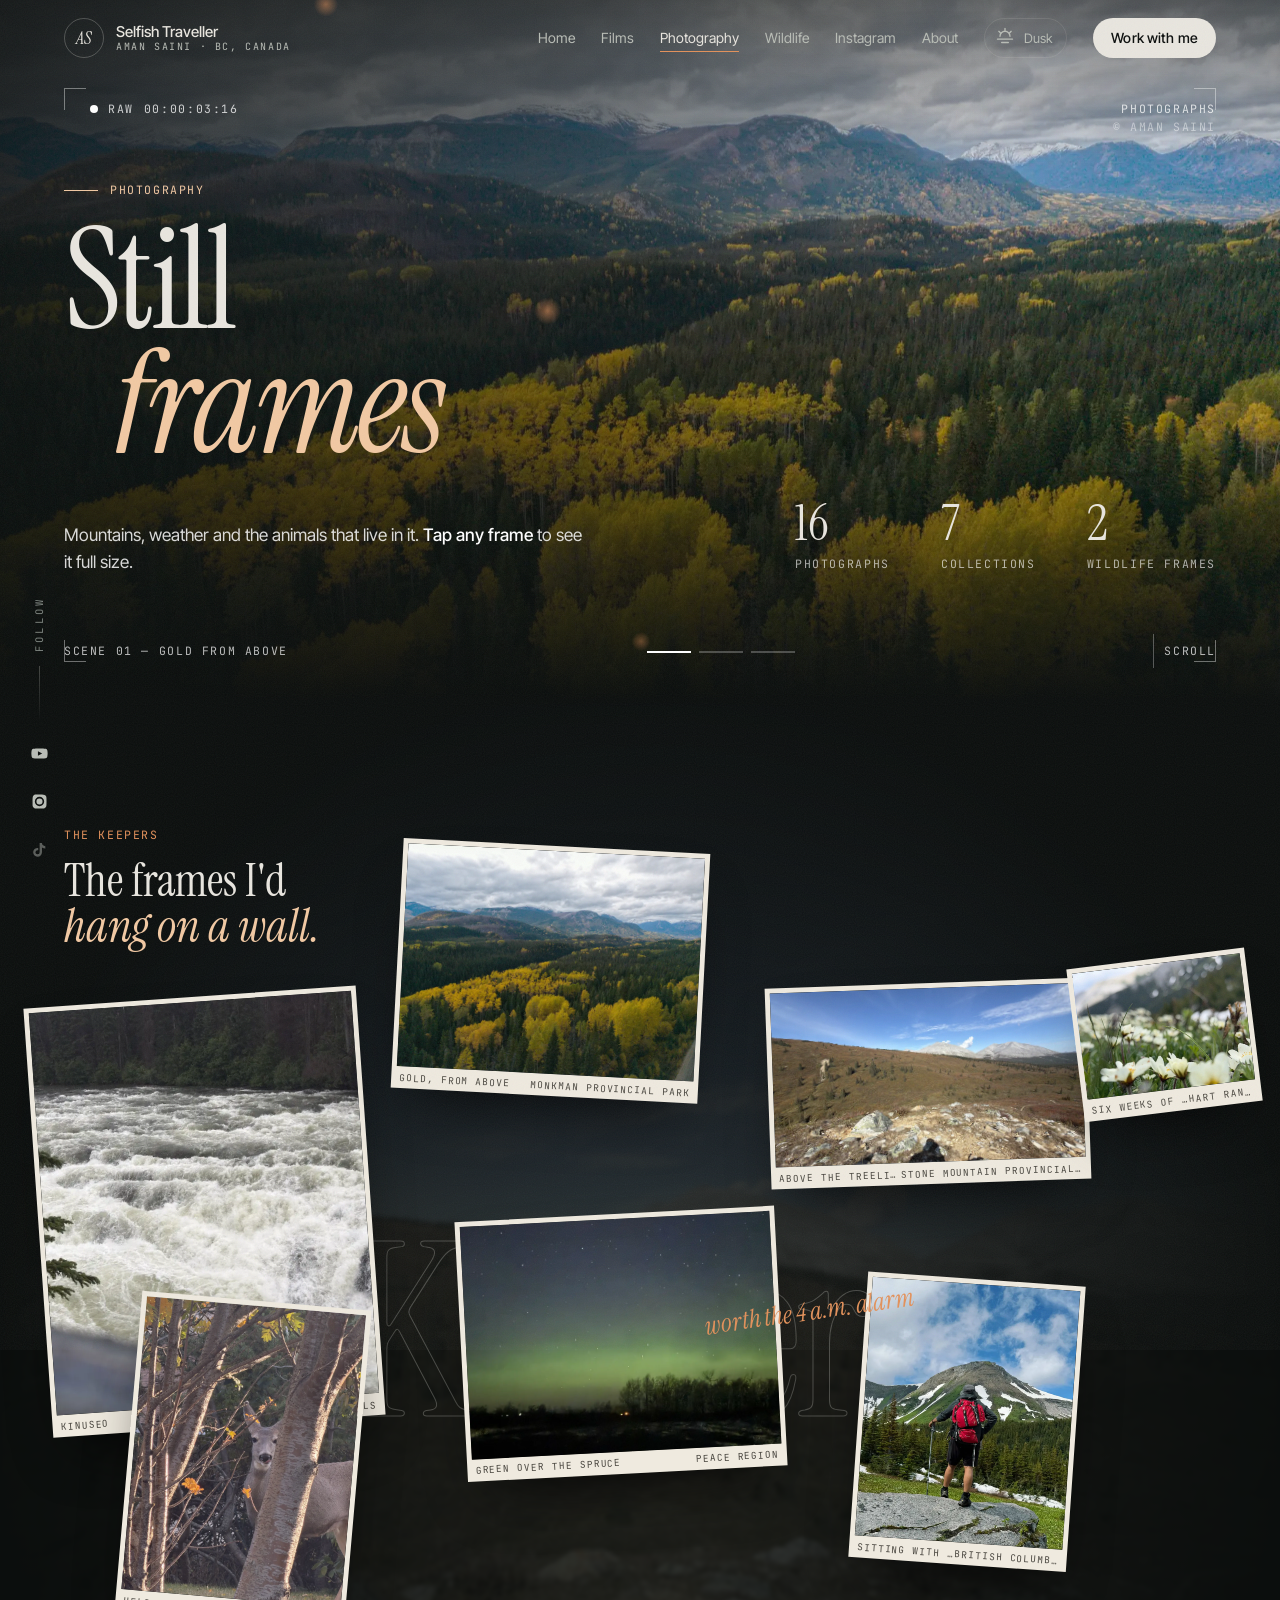
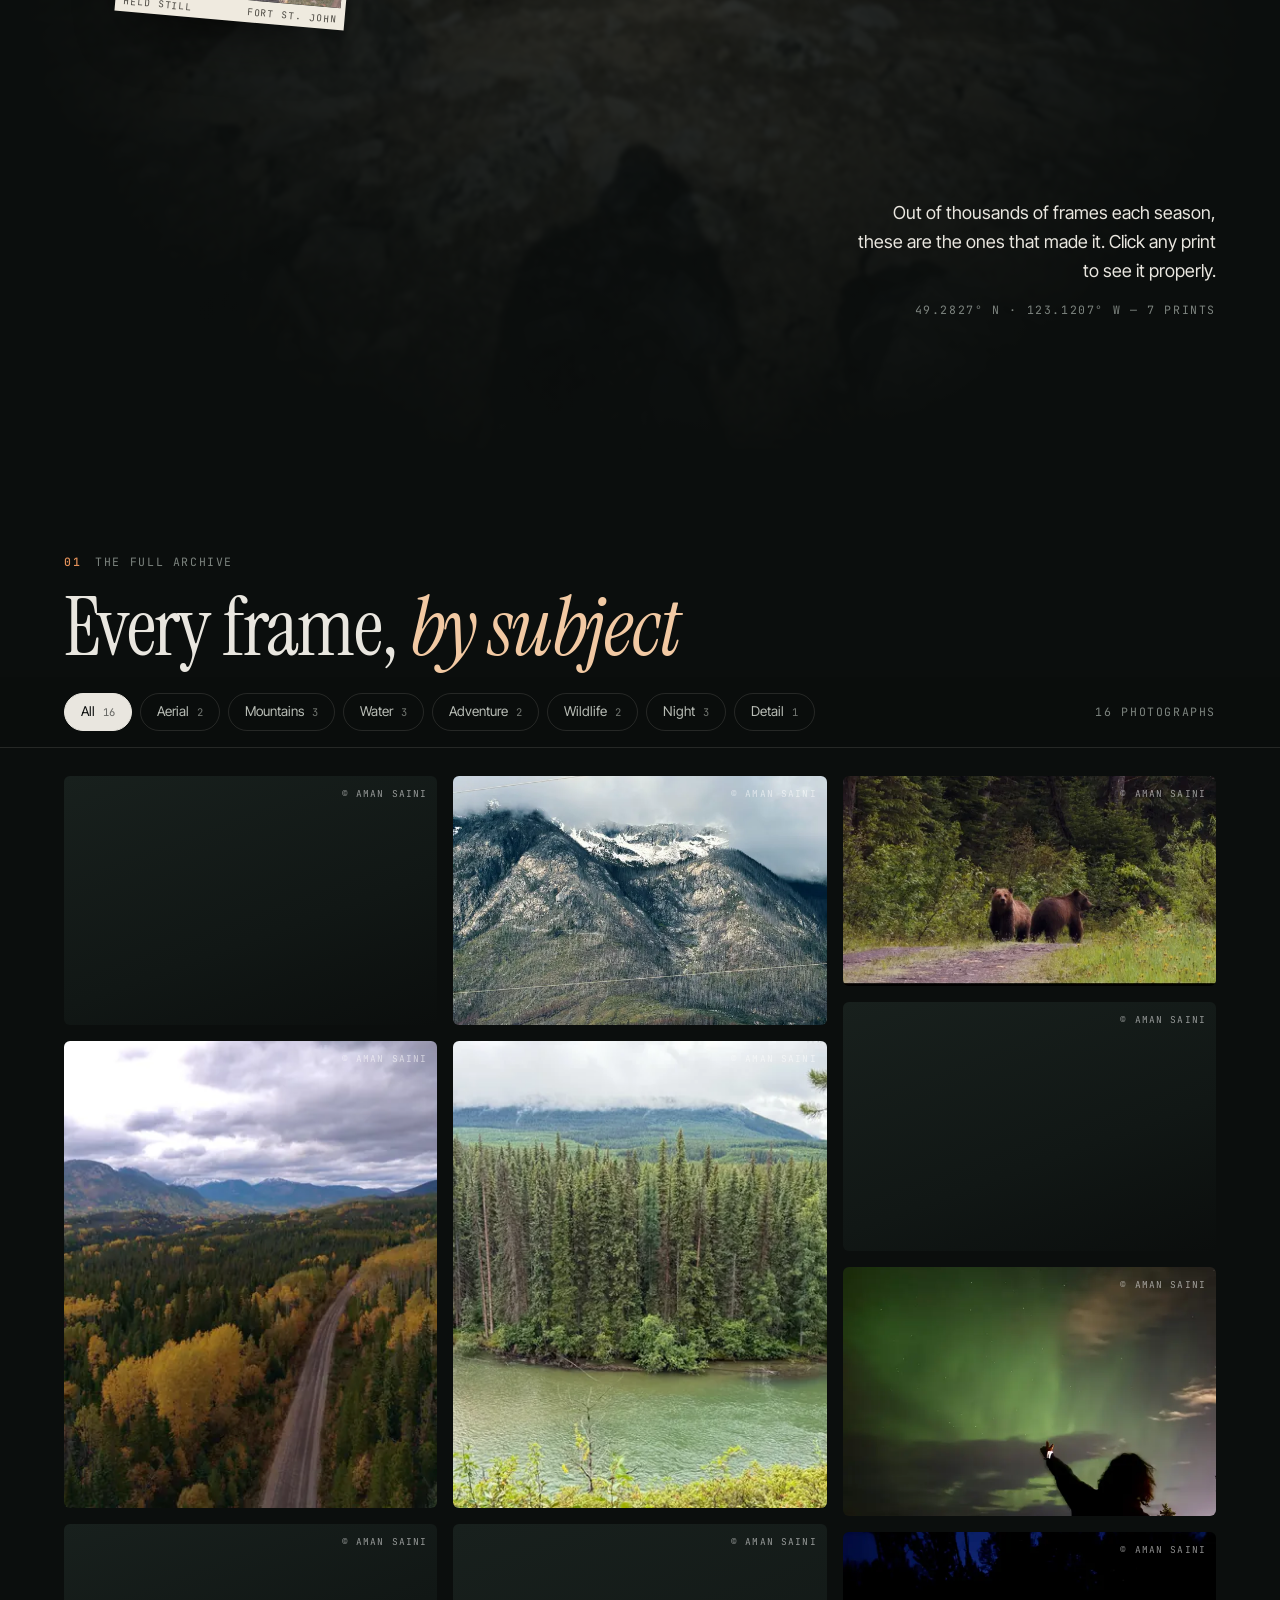
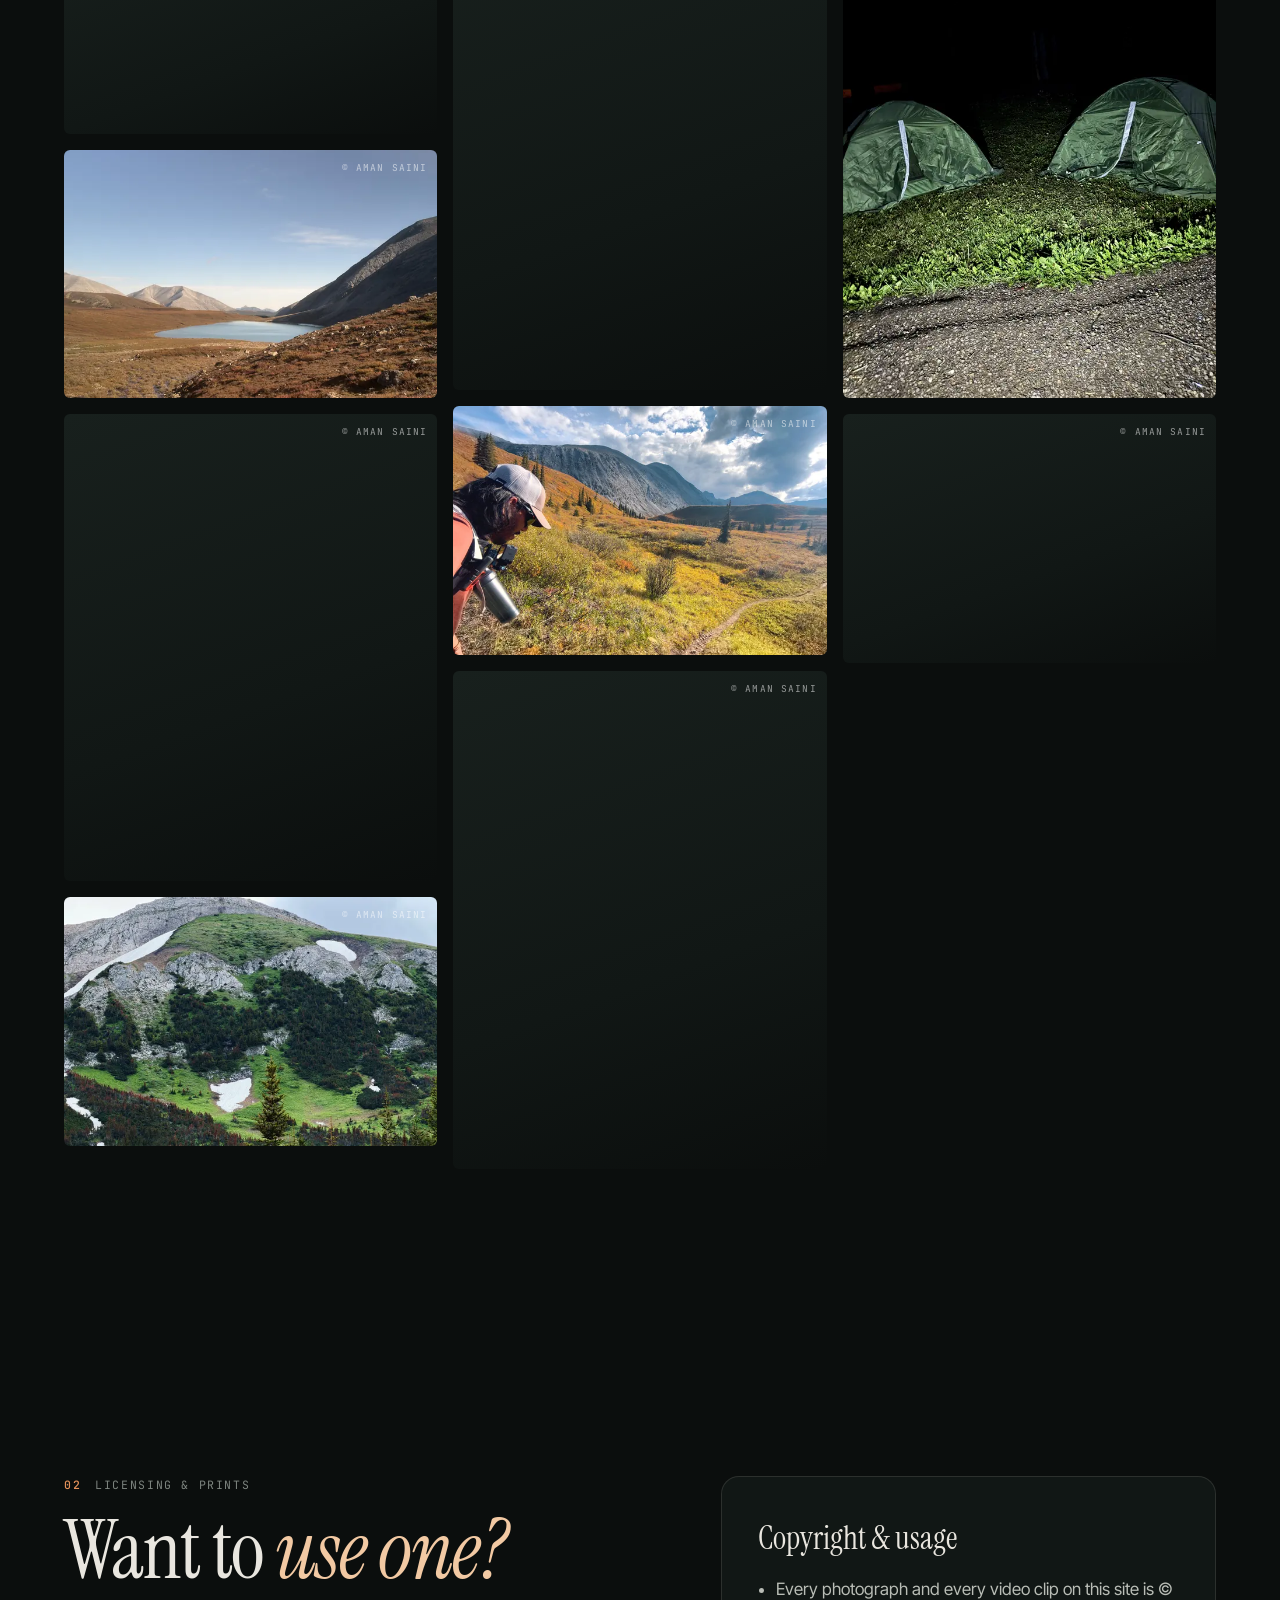
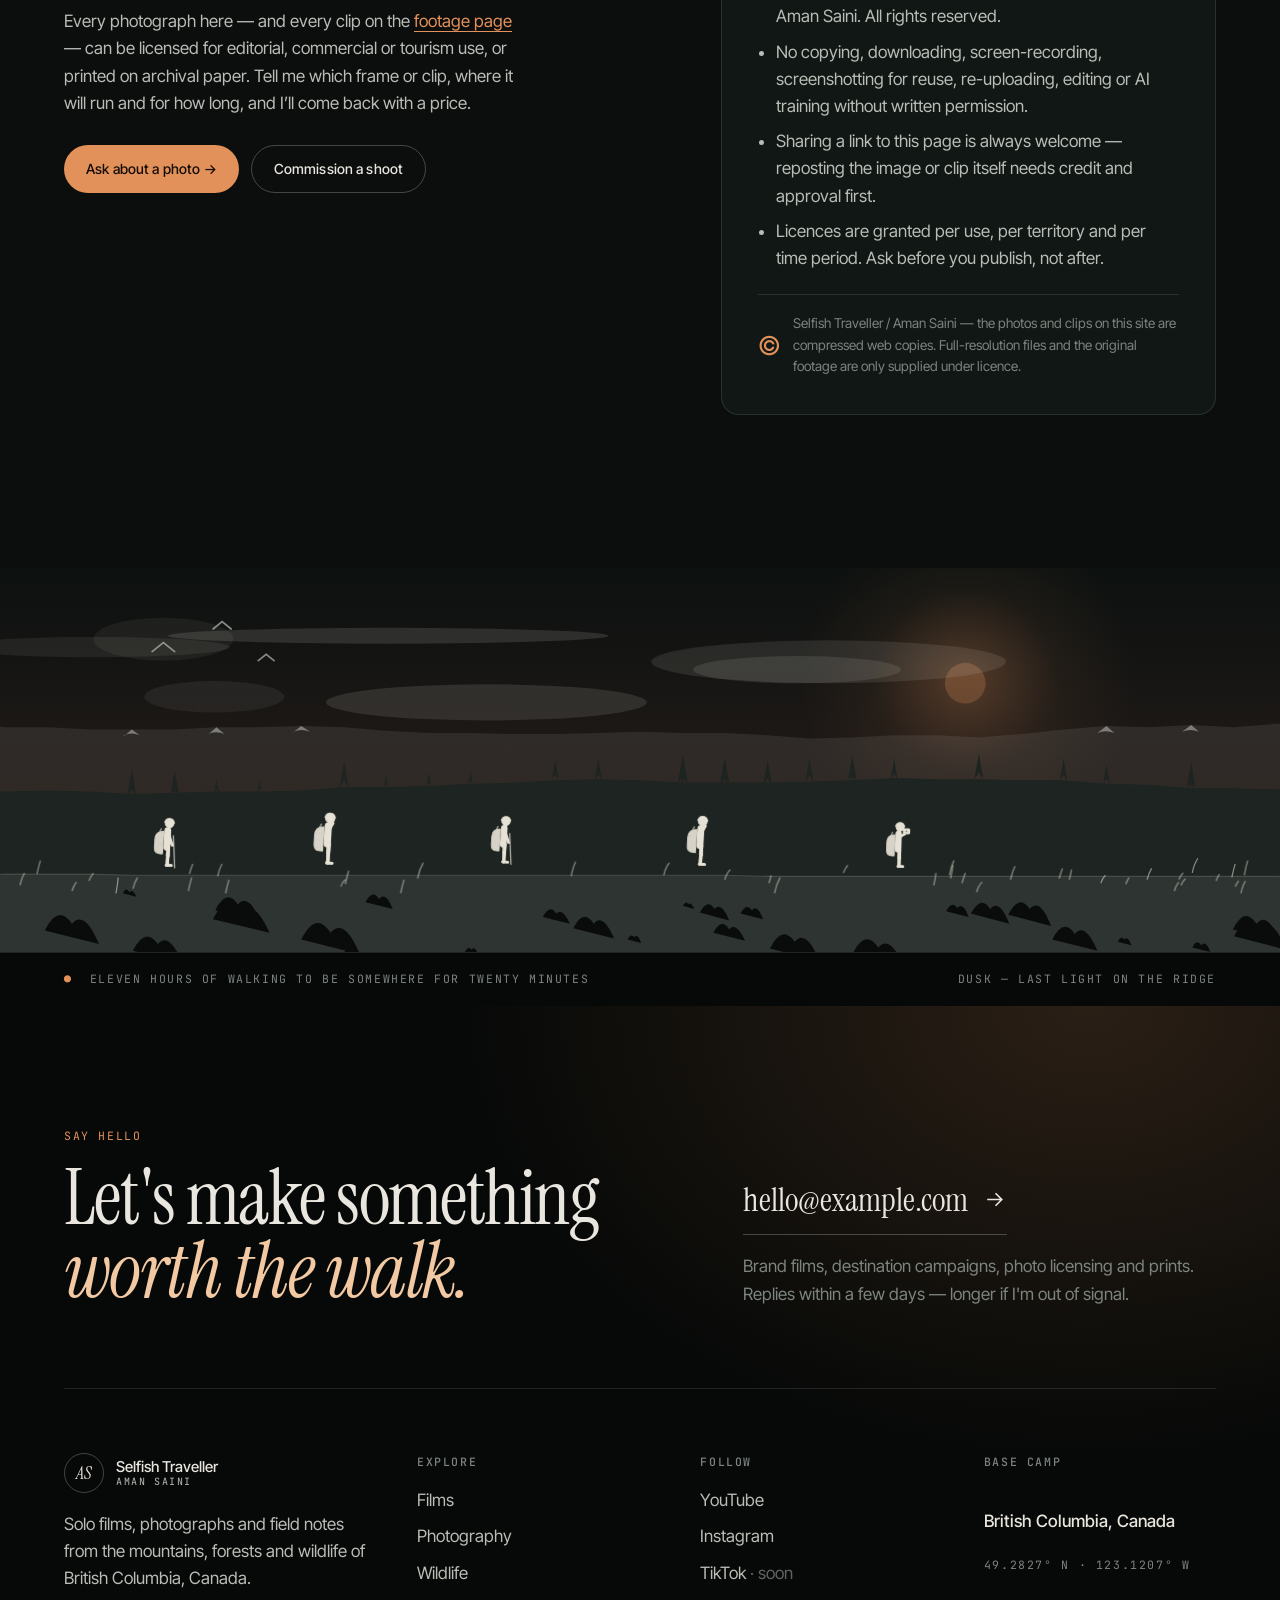
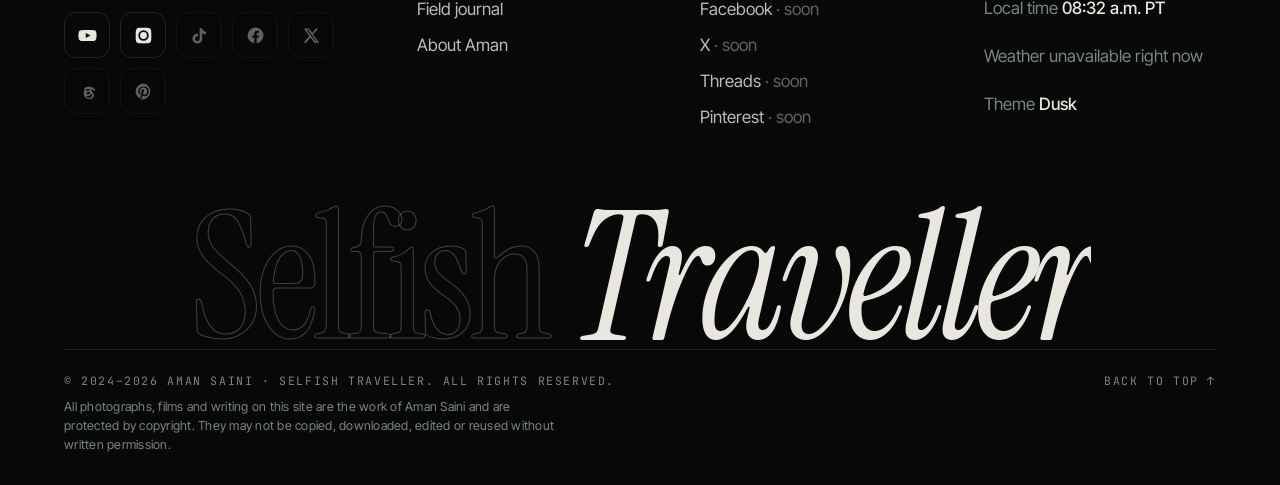
<file: photography.html>
<!doctype html>
<html lang="en" data-theme="dusk">
<head>
<meta charset="utf-8">
<meta name="viewport" content="width=device-width, initial-scale=1, viewport-fit=cover">
<title>Photography — Aman Saini · Selfish Traveller</title>
<meta name="description" content="Mountain, forest and wildlife photography by Aman Saini from British Columbia, Canada. All images © Aman Saini — licensing and prints available.">
<meta name="theme-color" content="#0b0e0d">
<script>try{var t=localStorage.getItem("st-theme");document.documentElement.dataset.theme=["dusk","sun","rain","wind","forest","night"].indexOf(t)>-1?t:"dusk"}catch(e){}</script>
<link rel="preconnect" href="https://fonts.googleapis.com">
<link rel="preconnect" href="https://fonts.gstatic.com" crossorigin>
<link rel="preconnect" href="https://images.unsplash.com">
<link href="https://fonts.googleapis.com/css2?family=Instrument+Serif:ital@0;1&family=Inter+Tight:wght@300;400;500;600&family=JetBrains+Mono:wght@400;500&display=swap" rel="stylesheet">
<link rel="stylesheet" href="assets/css/site.css">
<link rel="stylesheet" href="assets/css/mobile.css">
<link rel="stylesheet" href="assets/css/cinema.css">
  <link rel="stylesheet" href="assets/css/perf.css">
</head>
<body data-page="photography">
<a class="skip" href="#main">Skip to content</a>
<div class="grain" aria-hidden="true"></div>
<header id="site-header"></header>

<main id="main">
<section class="hero hero--page bars" id="top" aria-label="Photography">
  <div class="hero__slides" aria-hidden="true"></div>
  <div class="hero__tint" aria-hidden="true"></div>
  <div class="hero__shade" aria-hidden="true"></div>
  <canvas class="wx" aria-hidden="true"></canvas>
  <div class="corners" aria-hidden="true"><i></i><i></i><i></i><i></i></div>
  <div class="hud hud--tl mono fade-in" aria-hidden="true"><span class="rec" style="background:#fff;box-shadow:none"></span> RAW <span id="tc">00:00:00:00</span></div>
  <div class="hud hud--tr mono fade-in" aria-hidden="true">Photographs<br><span style="opacity:.6">© Aman Saini</span></div>
  <div class="hero__body">
    <div class="wrap">
      <span class="kicker mono fade-in">Photography</span>
      <h1 class="h1"><span class="ln"><span>Still</span></span><span class="ln"><span><em>frames</em></span></span></h1>
      <div class="hero__row fade-in">
        <p class="hero__lead">Mountains, weather and the animals that live in it. <strong>Tap any frame</strong> to see it full size.</p>
        <div class="stats" id="pstats"></div>
      </div>
    </div>
  </div>
  <div class="hero__foot"><div class="wrap mono"><span class="cap" id="cap"></span><div class="dots" id="dots"><button class="is-on" aria-label="Scene 1"></button><button aria-label="Scene 2"></button><button aria-label="Scene 3"></button></div><span class="scroll-cue"><i></i>Scroll</span></div></div>
</section>

<section class="collage" id="collage" aria-label="Best photographs"></section>

<section class="sec sec--tight" id="gallery-sec" style="padding-top:clamp(60px,8vw,110px)">
  <div class="wrap">
    <div class="sec-head" style="margin-bottom:10px">
      <div><div class="chapter mono rv"><b>01</b> The full archive</div><h2 class="h2 rv">Every frame, <em>by subject</em></h2></div>
    </div>
  </div>
  <div class="gal-bar"><div class="wrap"><div class="chips" id="pchips" aria-label="Filter photographs"></div><span class="count mono" id="pcount" aria-live="polite"></span></div></div>
  <div class="wrap"><div class="masonry" id="gallery"></div></div>
</section>

<section class="sec" id="licensing">
  <div class="wrap rights">
    <div>
      <div class="chapter mono rv"><b>02</b> Licensing &amp; prints</div>
      <h2 class="h2 rv">Want to <em>use one?</em></h2>
      <p class="sub rv">Every photograph here &mdash; and every clip on the <a class="link-in" href="films.html#footage">footage page</a> &mdash; can be licensed for editorial, commercial or tourism use, or printed on archival paper. Tell me which frame or clip, where it will run and for how long, and I&rsquo;ll come back with a price.</p>
      <div class="cta-row rv" style="margin-top:28px"><a class="btn btn--glow" data-mail href="mailto:hello@example.com">Ask about a photo →</a><a class="btn btn--ghost" href="index.html#collab">Commission a shoot</a></div>
    </div>
    <div class="rights__box rv">
      <h3>Copyright &amp; usage</h3>
      <ul>
        <li>Every photograph and every video clip on this site is &copy; Aman Saini. All rights reserved.</li>
        <li>No copying, downloading, screen-recording, screenshotting for reuse, re-uploading, editing or AI training without written permission.</li>
        <li>Sharing a link to this page is always welcome &mdash; reposting the image or clip itself needs credit and approval first.</li>
        <li>Licences are granted per use, per territory and per time period. Ask before you publish, not after.</li>
      </ul>
      <div class="c"><b>&copy;</b><span>Selfish Traveller / Aman Saini &mdash; the photos and clips on this site are compressed web copies. Full-resolution files and the original footage are only supplied under licence.</span></div>
    </div>
  </div>
</section>
</main>

<div class="trek-slot" aria-hidden="true"></div>
<footer id="site-footer"></footer>

<script src="assets/js/data.js"></script>
<script src="assets/js/site.js"></script>
<script src="assets/js/mobile.js"></script>
<script src="assets/js/cinema.js"></script>
<script src="assets/js/perf.js"></script>
</body>
</html>
</file>
<file: assets/css/site.css>
/* ════════════════════════════════════════════════════════════════════
   SELFISH TRAVELLER — site styles
   1. Themes  2. Base  3. Chrome (header, rail, menus)  4. Components
   5. Home  6. Films page  7. Photography page  8. Overlays  9. Footer
   10. Responsive & motion
   ════════════════════════════════════════════════════════════════════ */

/* ───────── 1. THEMES ───────── */
:root,[data-theme="dusk"]{
  --ink:#0b0e0d; --ink-2:#111715; --ink-3:#18201d;
  --fog:#e9e6df; --fog-2:#b9bdb6; --fog-3:#7d847f;
  --glow:#e3915a; --glow-2:#f2c9a3; --glow-rgb:227,145,90;
  --line:rgba(233,230,223,.12); --line-2:rgba(233,230,223,.26);
  --sky-a:#0d1110; --sky-b:#241c19; --tk-far:rgba(233,230,223,.11); --tk-mid:#1d2421; --tk-trail:#2d3431; --tk-ground:#070908;
  --walker:#e7e2d6; --sun:#e3915a; --sun-op:.45;
  --tint:rgba(227,145,90,.08); --tint-blend:soft-light;
}
[data-theme="sun"]{
  --ink:#120e09; --ink-2:#1a140d; --ink-3:#241b11;
  --fog:#f6eee2; --fog-2:#d2c6b4; --fog-3:#94887a;
  --glow:#f5a948; --glow-2:#ffd9a3; --glow-rgb:245,169,72;
  --line:rgba(246,238,226,.13); --line-2:rgba(246,238,226,.28);
  --sky-a:#2a170b; --sky-b:#c46a2a; --tk-far:rgba(255,214,160,.24); --tk-mid:#5a3217; --tk-trail:#3a200e; --tk-ground:#150b05;
  --walker:#140a04; --sun:#ffc56b; --sun-op:.95;
  --tint:rgba(255,150,40,.22); --tint-blend:soft-light;
}
[data-theme="rain"]{
  --ink:#0a1013; --ink-2:#0f181c; --ink-3:#152126;
  --fog:#e2e9eb; --fog-2:#aebbc0; --fog-3:#72818a;
  --glow:#7fb8cb; --glow-2:#c3e4ee; --glow-rgb:127,184,203;
  --line:rgba(226,233,235,.12); --line-2:rgba(226,233,235,.26);
  --sky-a:#0b1216; --sky-b:#2b3a42; --tk-far:rgba(195,220,230,.10); --tk-mid:#1a252a; --tk-trail:#26333a; --tk-ground:#060a0c;
  --walker:#d6e2e6; --sun:#9fb8c2; --sun-op:0;
  --tint:rgba(50,100,130,.38); --tint-blend:color;
}
[data-theme="wind"]{
  --ink:#101312; --ink-2:#161a18; --ink-3:#1e2320;
  --fog:#efebdf; --fog-2:#c4c1b3; --fog-3:#86867b;
  --glow:#d9c48c; --glow-2:#f0e3ba; --glow-rgb:217,196,140;
  --line:rgba(239,235,223,.13); --line-2:rgba(239,235,223,.28);
  --sky-a:#1a2225; --sky-b:#5d6b67; --tk-far:rgba(235,238,228,.18); --tk-mid:#2e3834; --tk-trail:#4b4e40; --tk-ground:#0d100e;
  --walker:#f1ede0; --sun:#e8e2cc; --sun-op:.28;
  --tint:rgba(190,200,175,.22); --tint-blend:soft-light;
}
[data-theme="forest"]{
  --ink:#08110d; --ink-2:#0d1812; --ink-3:#13221a;
  --fog:#e6efe4; --fog-2:#b2c2ae; --fog-3:#74866f;
  --glow:#9fd07e; --glow-2:#d3edbd; --glow-rgb:159,208,126;
  --line:rgba(230,239,228,.12); --line-2:rgba(230,239,228,.26);
  --sky-a:#08130d; --sky-b:#1e3a27; --tk-far:rgba(200,235,200,.10); --tk-mid:#12241a; --tk-trail:#20352a; --tk-ground:#040a06;
  --walker:#e1edd9; --sun:#d8f0b8; --sun-op:.22;
  --tint:rgba(40,120,60,.3); --tint-blend:color;
}
[data-theme="night"]{
  --ink:#06080f; --ink-2:#0b0f1c; --ink-3:#111729;
  --fog:#e6e9f5; --fog-2:#aab2cc; --fog-3:#6c7594;
  --glow:#93a9ff; --glow-2:#cdd6ff; --glow-rgb:147,169,255;
  --line:rgba(230,233,245,.12); --line-2:rgba(230,233,245,.26);
  --sky-a:#02040a; --sky-b:#141c3a; --tk-far:rgba(200,210,255,.10); --tk-mid:#0e1326; --tk-trail:#161d38; --tk-ground:#020308;
  --walker:#cfd6f2; --sun:#eef1ff; --sun-op:.9;
  --tint:rgba(25,45,140,.5); --tint-blend:multiply;
}
:root{
  --serif:"Instrument Serif","Times New Roman",serif;
  --sans:"Inter Tight",system-ui,-apple-system,"Segoe UI",sans-serif;
  --mono:"JetBrains Mono",ui-monospace,Menlo,monospace;
  --pad:clamp(20px,5vw,80px); --max:1360px;
  --ease:cubic-bezier(.2,.7,.1,1);
  --rail:0px;
}

/* ───────── 2. BASE ───────── */
*,*::before,*::after{box-sizing:border-box}
html{-webkit-text-size-adjust:100%;scroll-behavior:smooth;background:var(--ink)}
body{margin:0;background:var(--ink);color:var(--fog);font-family:var(--sans);font-size:17px;line-height:1.6;-webkit-font-smoothing:antialiased;overflow-x:hidden;transition:background-color .8s,color .8s}
img{display:block;max-width:100%}
a{color:inherit;text-decoration:none}
button{font:inherit;color:inherit;background:none;border:0;cursor:pointer;padding:0}
svg{flex:none}
::selection{background:var(--glow);color:var(--ink)}
:focus-visible{outline:2px solid var(--glow);outline-offset:3px}
.wrap{max-width:var(--max);margin:0 auto;padding:0 var(--pad)}
.mono{font-family:var(--mono);font-size:11.5px;letter-spacing:.14em;text-transform:uppercase}
.vh{position:absolute!important;width:1px;height:1px;overflow:hidden;clip:rect(0 0 0 0);white-space:nowrap}
.skip{position:absolute;left:-999px;top:8px;z-index:200;background:var(--fog);color:var(--ink);padding:8px 14px}
.skip:focus{left:8px}
.ph{position:relative;overflow:hidden;background:linear-gradient(160deg,var(--ink-3),var(--ink-2) 60%,var(--ink))}
.ph img{width:100%;height:100%;object-fit:cover}
.ph img.lbx{transform:scale(1.34)}
img{-webkit-user-drag:none;user-select:none}
.grain{position:fixed;inset:-50%;z-index:150;pointer-events:none;opacity:.06;background-image:url("data:image/svg+xml;utf8,<svg xmlns='http://www.w3.org/2000/svg' width='160' height='160'><filter id='n'><feTurbulence type='fractalNoise' baseFrequency='.9' numOctaves='2' stitchTiles='stitch'/></filter><rect width='100%' height='100%' filter='url(%23n)'/></svg>");animation:grain 1.2s steps(6) infinite}
@keyframes grain{0%{transform:translate(0,0)}20%{transform:translate(-3%,2%)}40%{transform:translate(2%,-3%)}60%{transform:translate(-2%,-1%)}80%{transform:translate(3%,3%)}100%{transform:translate(0,0)}}

/* reveal — hides only while JS runs, with a safety net in site.js */
.js .rv{opacity:0;transform:translateY(34px);transition:opacity 1.1s var(--ease),transform 1.1s var(--ease)}
.js .rv.in{opacity:1;transform:none}
.js .rv-img > img{clip-path:inset(10% 0 10% 0);transform:scale(1.16);transition:clip-path 1.4s var(--ease),transform 1.8s var(--ease)}
.js .rv-img.in > img{clip-path:inset(0);transform:none}

/* buttons & links */
.btn{display:inline-flex;align-items:center;justify-content:center;gap:10px;height:48px;padding:0 22px;border-radius:999px;font-size:14px;font-weight:500;letter-spacing:.01em;transition:transform .4s var(--ease),background .3s,color .3s,border-color .3s;white-space:nowrap}
.btn svg{width:16px;height:16px;fill:currentColor}
.btn--light{background:var(--fog);color:var(--ink)}
.btn--light:hover{background:#fff;transform:translateY(-2px)}
.btn--ghost{border:1px solid var(--line-2);color:var(--fog)}
.btn--ghost:hover{border-color:var(--fog);background:rgba(255,255,255,.05)}
.btn--glow{background:var(--glow);color:#140c06}
.btn--glow:hover{background:var(--glow-2);transform:translateY(-2px)}
.btn .play{width:22px;height:22px;border-radius:50%;background:var(--ink);color:var(--fog);display:grid;place-items:center}
.btn .play svg{width:8px;height:8px;margin-left:2px}
.link{display:inline-flex;align-items:center;gap:10px;font-size:14px;color:var(--fog-2);border-bottom:1px solid var(--line);padding-bottom:6px;transition:color .3s,border-color .3s,gap .4s var(--ease);white-space:nowrap}
.link:hover{color:var(--fog);border-color:var(--fog);gap:16px}

/* section heads */
.sec{padding:clamp(90px,12vw,160px) 0;position:relative}
.sec--tight{padding-top:0}
.sec-head{display:grid;grid-template-columns:minmax(0,1fr) auto;align-items:end;gap:24px;margin-bottom:clamp(40px,6vw,72px)}
.chapter{display:flex;align-items:center;gap:14px;color:var(--fog-3);margin-bottom:18px}
.chapter b{color:var(--glow);font-weight:500}
.h2{font-family:var(--serif);font-weight:400;font-size:clamp(44px,6.4vw,96px);line-height:.95;letter-spacing:-.02em;margin:0;text-wrap:balance}
.h2 em,.h1 em{color:var(--glow-2)}
.sub{color:var(--fog-2);max-width:46ch;margin:18px 0 0}
.chips{display:flex;flex-wrap:wrap;gap:8px}
.chip{height:38px;padding:0 16px;border-radius:999px;border:1px solid var(--line);font-size:13.5px;color:var(--fog-2);display:inline-flex;align-items:center;gap:8px;transition:.3s}
.chip small{font-family:var(--mono);font-size:10.5px;opacity:.6}
.chip:hover{border-color:var(--line-2);color:var(--fog)}
.chip[aria-pressed="true"]{background:var(--fog);color:var(--ink);border-color:var(--fog)}

/* ───────── 3. CHROME ───────── */
.hdr{position:fixed;inset:0 0 auto;z-index:60;transition:background .5s var(--ease),transform .5s var(--ease)}
.hdr.solid{background:color-mix(in srgb,var(--ink) 78%,transparent);backdrop-filter:blur(14px) saturate(1.2);-webkit-backdrop-filter:blur(14px) saturate(1.2);border-bottom:1px solid var(--line)}
.hdr__in{display:flex;align-items:center;gap:26px;height:76px;max-width:var(--max);margin:0 auto;padding:0 var(--pad)}
.brand{display:flex;align-items:center;gap:12px;margin-right:auto}
.brand__mark{width:40px;height:40px;border:1px solid var(--line-2);border-radius:50%;display:grid;place-items:center;font-family:var(--serif);font-style:italic;font-size:18px;line-height:1;transition:border-color .4s,background .4s}
.brand:hover .brand__mark{border-color:var(--glow);background:rgba(var(--glow-rgb),.12)}
.brand__txt{display:flex;flex-direction:column;line-height:1.1}
.brand__txt b{font-weight:500;font-size:15px}
.brand__txt span{font-family:var(--mono);font-size:10px;letter-spacing:.16em;color:var(--fog-2);text-transform:uppercase}
.nav{display:flex;gap:26px;list-style:none;margin:0;padding:0}
.nav a{font-size:14px;color:var(--fog-2);position:relative;padding:6px 0;transition:color .3s}
.nav a::after{content:"";position:absolute;left:0;right:0;bottom:0;height:1px;background:var(--glow);transform:scaleX(0);transform-origin:right;transition:transform .5s var(--ease)}
.nav a:hover,.nav a[aria-current="page"]{color:var(--fog)}
.nav a:hover::after,.nav a[aria-current="page"]::after{transform:scaleX(1);transform-origin:left}
.hdr .btn{height:40px;padding:0 18px}
.tbtn{height:40px;padding:0 14px 0 10px;border-radius:999px;border:1px solid var(--line);display:inline-flex;align-items:center;gap:9px;font-size:13px;color:var(--fog-2);transition:border-color .3s,color .3s}
.tbtn:hover,.tbtn[aria-expanded="true"]{border-color:var(--line-2);color:var(--fog)}
.tbtn svg{width:20px;height:20px}
.tpop{position:absolute;top:calc(100% - 6px);right:var(--pad);width:320px;background:color-mix(in srgb,var(--ink-2) 94%,transparent);backdrop-filter:blur(18px);-webkit-backdrop-filter:blur(18px);border:1px solid var(--line-2);border-radius:18px;padding:10px;opacity:0;visibility:hidden;transform:translateY(-8px) scale(.98);transform-origin:top right;transition:.35s var(--ease);box-shadow:0 30px 80px -20px rgba(0,0,0,.6)}
.tpop.open{opacity:1;visibility:visible;transform:none}
.tpop__h{display:flex;justify-content:space-between;padding:8px 10px 10px;color:var(--fog-3)}
.topt{display:grid;grid-template-columns:40px 1fr auto;align-items:center;gap:12px;width:100%;padding:8px 10px;border-radius:12px;text-align:left;transition:background .25s}
.topt:hover{background:rgba(255,255,255,.05)}
.topt[aria-checked="true"]{background:rgba(var(--glow-rgb),.14)}
.topt .ico{width:40px;height:40px;border-radius:12px;display:grid;place-items:center;background:var(--sw,#222);color:#fff}
.topt .ico svg{width:22px;height:22px}
.topt b{display:block;font-weight:500;font-size:14.5px}
.topt span{font-size:12.5px;color:var(--fog-3)}
.topt i{width:18px;height:18px;border-radius:50%;border:1px solid var(--line-2);font-style:normal}
.topt[aria-checked="true"] i{background:var(--glow);border-color:var(--glow);box-shadow:inset 0 0 0 4px var(--ink-2)}
.tpop__live{padding:10px;margin-top:6px;border-top:1px solid var(--line);font-size:12.5px;color:var(--fog-3)}
.burger{display:none;width:44px;height:44px;border-radius:50%;border:1px solid var(--line);place-items:center}
.burger span{display:block;width:18px;height:1.5px;background:var(--fog);position:relative;transition:background .3s}
.burger span::before,.burger span::after{content:"";position:absolute;left:0;width:18px;height:1.5px;background:var(--fog);transition:transform .4s var(--ease),top .4s}
.burger span::before{top:-6px}.burger span::after{top:6px}
.menu-open .burger span{background:transparent}
.menu-open .burger span::before{top:0;transform:rotate(45deg)}
.menu-open .burger span::after{top:0;transform:rotate(-45deg)}
.sheet{position:fixed;inset:0;z-index:55;background:var(--ink);padding:100px var(--pad) 30px;display:flex;flex-direction:column;gap:28px;overflow:auto;clip-path:inset(0 0 100% 0);transition:clip-path .7s var(--ease);visibility:hidden}
.menu-open .sheet{clip-path:inset(0);visibility:visible}
.sheet ol{list-style:none;margin:0;padding:0;counter-reset:m}
.sheet li{border-bottom:1px solid var(--line)}
.sheet ol a{display:flex;align-items:baseline;gap:16px;padding:12px 0;font-family:var(--serif);font-size:clamp(34px,9vw,54px);line-height:1.1}
.sheet ol a::before{counter-increment:m;content:"0" counter(m);font-family:var(--mono);font-size:11px;color:var(--glow);letter-spacing:.1em}
.sheet__themes{display:grid;grid-template-columns:repeat(4,1fr);gap:8px}
.sheet__themes button{display:flex;flex-direction:column;align-items:center;gap:6px;padding:10px 4px;border-radius:12px;border:1px solid var(--line);font-size:12px}
.sheet__themes button[aria-checked="true"]{border-color:var(--glow);background:rgba(var(--glow-rgb),.12)}
.sheet__themes svg{width:22px;height:22px}
.sheet__soc{display:flex;flex-wrap:wrap;gap:10px}
.sheet__soc a{width:48px;height:48px;border-radius:50%;border:1px solid var(--line);display:grid;place-items:center}
.sheet__soc svg{width:20px;height:20px;fill:currentColor}

/* left social rail */
.rail{position:fixed;left:22px;bottom:34px;z-index:50;display:flex;flex-direction:column;align-items:center;gap:14px;color:var(--fog-2);transition:opacity .5s,transform .5s var(--ease)}
.rail__lab{writing-mode:vertical-rl;transform:rotate(180deg);font-family:var(--mono);font-size:10.5px;letter-spacing:.3em;text-transform:uppercase;color:var(--fog-3)}
.rail__line{width:1px;height:56px;background:linear-gradient(var(--line-2),transparent);position:relative;overflow:hidden}
.rail__line::after{content:"";position:absolute;left:0;top:-30%;width:1px;height:30%;background:var(--glow);animation:drip 2.6s ease-in-out infinite}
.rail a{width:34px;height:34px;display:grid;place-items:center;border-radius:50%;transition:color .3s,background .3s,transform .4s var(--ease)}
.rail a:hover{color:var(--ink);background:var(--glow);transform:translateX(3px)}
.rail svg{width:17px;height:17px;fill:currentColor}
.rail a[data-soon]{opacity:.45}
@keyframes drip{to{top:100%}}

/* ───────── 4. SHARED COMPONENTS ───────── */
/* hero (home) and page hero */
.hero{position:relative;height:100vh;height:100svh;min-height:640px;overflow:hidden;isolation:isolate}
.hero--page{height:78vh;height:78svh;min-height:560px}
.hero__slides{position:absolute;inset:0;z-index:-3}
.slide{position:absolute;inset:0;opacity:0;transition:opacity 1.8s ease}
.slide.is-on{opacity:1}
.slide img{width:100%;height:100%;object-fit:cover;transform:scale(1.14);transform-origin:var(--o,50% 50%)}
.slide.is-on img{animation:kb 10s linear forwards}
@keyframes kb{from{transform:scale(1.14)}to{transform:scale(1.02)}}
.hero__tint{position:absolute;inset:0;z-index:-2;background:var(--tint);mix-blend-mode:var(--tint-blend);transition:background 1s}
.hero__shade{position:absolute;inset:0;z-index:-1;background:
  linear-gradient(90deg,color-mix(in srgb,var(--ink) 85%,transparent) 0%,color-mix(in srgb,var(--ink) 45%,transparent) 42%,transparent 78%),
  linear-gradient(0deg,var(--ink) 0%,transparent 40%),
  linear-gradient(180deg,color-mix(in srgb,var(--ink) 60%,transparent) 0%,transparent 24%)}
.hero canvas.wx{position:absolute;inset:0;width:100%;height:100%;z-index:0;pointer-events:none;opacity:.8}
.bars::before,.bars::after{content:"";position:absolute;left:0;right:0;height:50.5%;background:#030404;z-index:6;animation:bars 1.6s .25s var(--ease) forwards;pointer-events:none}
.bars::before{top:0;transform-origin:top}
.bars::after{bottom:0;transform-origin:bottom}
@keyframes bars{to{transform:scaleY(0)}}
.hud{position:absolute;z-index:3;color:rgba(255,255,255,.78)}
.hud--tl{top:100px;left:calc(var(--pad) + var(--rail));display:flex;align-items:center;gap:10px}
.hud--tr{top:100px;right:var(--pad);text-align:right}
.rec{display:inline-block;width:8px;height:8px;border-radius:50%;background:#e5484d;box-shadow:0 0 12px #e5484d;animation:blink 1.4s steps(2) infinite}
@keyframes blink{50%{opacity:.15}}
.corners{position:absolute;inset:88px var(--pad) 40px;z-index:2;pointer-events:none}
.corners i{position:absolute;width:22px;height:22px;border:0 solid rgba(255,255,255,.4)}
.corners i:nth-child(1){left:0;top:0;border-left-width:1px;border-top-width:1px}
.corners i:nth-child(2){right:0;top:0;border-right-width:1px;border-top-width:1px}
.corners i:nth-child(3){left:0;bottom:0;border-left-width:1px;border-bottom-width:1px}
.corners i:nth-child(4){right:0;bottom:0;border-right-width:1px;border-bottom-width:1px}
.hero__body{position:absolute;z-index:3;left:0;right:0;bottom:clamp(90px,14vh,150px)}
.kicker{display:inline-flex;align-items:center;gap:12px;color:var(--glow-2)}
.kicker::before{content:"";width:34px;height:1px;background:currentColor}
.h1{font-family:var(--serif);font-weight:400;font-size:clamp(64px,13.5vw,212px);line-height:.84;letter-spacing:-.025em;margin:22px 0 28px}
.h1 em{padding-left:.35em}
.h1 .ln{display:block;overflow:hidden;padding-bottom:.04em}
.h1 .ln>span{display:block;animation:rise 1.4s var(--ease) both}
.h1 .ln:nth-child(1)>span{animation-delay:1.1s}
.h1 .ln:nth-child(2)>span{animation-delay:1.25s}
.hero--page .h1{font-size:clamp(60px,11vw,170px)}
@keyframes rise{from{transform:translateY(105%)}to{transform:none}}
.fade-in{animation:fade 1.2s 1.6s var(--ease) both}
@keyframes fade{from{opacity:0;transform:translateY(16px)}to{opacity:1;transform:none}}
.hero__row{display:flex;flex-wrap:wrap;align-items:flex-end;justify-content:space-between;gap:28px}
.hero__lead{max-width:520px;font-size:clamp(16px,1.35vw,19px);color:rgba(255,255,255,.84);margin:0}
.hero__lead strong{color:#fff;font-weight:500}
.cta-row{display:flex;flex-wrap:wrap;gap:12px}
.hero__foot{position:absolute;z-index:3;left:0;right:0;bottom:34px}
.hero__foot .wrap{display:flex;justify-content:space-between;align-items:center;gap:20px;color:rgba(255,255,255,.72)}
.dots{display:flex;gap:8px}
.dots button{width:44px;height:20px;position:relative}
.dots button::before{content:"";position:absolute;left:0;right:0;top:50%;height:2px;background:rgba(255,255,255,.25)}
.dots button::after{content:"";position:absolute;left:0;top:50%;height:2px;width:0;background:#fff}
.dots button.is-on::after{animation:prog 7s linear forwards}
@keyframes prog{to{width:100%}}
.scroll-cue{display:flex;align-items:center;gap:10px}
.scroll-cue i{width:1px;height:34px;background:rgba(255,255,255,.3);position:relative;overflow:hidden}
.scroll-cue i::after{content:"";position:absolute;left:0;top:-40%;width:1px;height:40%;background:#fff;animation:drip 2s ease-in-out infinite}
.stats{display:flex;flex-wrap:wrap;gap:clamp(20px,4vw,56px)}
.stats div b{display:block;font-family:var(--serif);font-weight:400;font-size:clamp(36px,4vw,56px);line-height:1}
.stats div span{color:rgba(255,255,255,.65)}

/* marquee */
.marquee{border-block:1px solid var(--line);overflow:hidden;padding:22px 0}
.marquee__track{display:flex;width:max-content;animation:mq 42s linear infinite}
.marquee span{font-family:var(--serif);font-style:italic;font-size:clamp(28px,3.6vw,48px);white-space:nowrap;padding-right:48px;color:var(--fog-2);display:flex;align-items:center;gap:48px}
.marquee span::after{content:"✦";font-style:normal;font-size:.45em;color:var(--glow)}
@keyframes mq{to{transform:translateX(-50%)}}

/* ── trek band ── */
.trek{position:relative;overflow:hidden;line-height:0;background:var(--sky-a);isolation:isolate}
.trek svg{width:100%;height:clamp(230px,30vw,420px);display:block}
.trek canvas.wx{position:absolute;inset:0;width:100%;height:100%;pointer-events:none;z-index:2}
.trek__aurora{position:absolute;inset:0 0 45% 0;z-index:1;opacity:0;pointer-events:none;transition:opacity 1.2s;
  background:radial-gradient(60% 50% at 30% 60%,rgba(108,242,176,.35),transparent 70%),radial-gradient(50% 45% at 68% 50%,rgba(140,120,255,.28),transparent 70%);filter:blur(18px);animation:aurora 14s ease-in-out infinite alternate}
[data-theme="night"] .trek__aurora{opacity:1}
@keyframes aurora{0%{transform:translateX(-4%) skewX(-6deg)}100%{transform:translateX(5%) skewX(8deg)}}
.tk{animation:tkScroll var(--dur,90s) linear infinite}
@keyframes tkScroll{from{transform:translateX(0)}to{transform:translateX(-1200px)}}
[data-theme="wind"] .tk--cloud{--dur:40s!important}
[data-theme="wind"] .tk--grass path{animation:sway .9s ease-in-out infinite alternate;transform-box:fill-box;transform-origin:bottom}
@keyframes sway{from{transform:skewX(-8deg)}to{transform:skewX(-28deg)}}
.trek__party{transform:translateZ(0)}
.leg,.arm,.pole{transform-box:fill-box;transform-origin:50% 0}
.shin{transform-box:fill-box;transform-origin:72% 13%;animation:shinBend 1.32s ease-in-out infinite}
@keyframes shinBend{0%{transform:rotate(0)}24%{transform:rotate(-44deg)}52%{transform:rotate(-5deg)}100%{transform:rotate(0)}}
.leg--a{animation:legA .66s ease-in-out infinite alternate}
.leg--b{animation:legB .66s ease-in-out infinite alternate}
.arm{animation:legB .66s ease-in-out infinite alternate}
.pole{animation:poleSwing .66s ease-in-out infinite alternate}
@keyframes legA{from{transform:rotate(21deg)}to{transform:rotate(-21deg)}}
@keyframes legB{from{transform:rotate(-21deg)}to{transform:rotate(21deg)}}
@keyframes poleSwing{from{transform:rotate(-7deg)}to{transform:rotate(9deg)}}
.bob{transform-box:fill-box;transform-origin:center;animation:bob .33s ease-in-out infinite alternate}
@keyframes bob{from{transform:translateY(.4px)}to{transform:translateY(-1.8px)}}
.puff{animation:puff 1.32s ease-out infinite}
@keyframes puff{0%{opacity:0;transform:translate(0,0) scale(.3)}18%{opacity:.2}100%{opacity:0;transform:translate(10px,-3px) scale(1.6)}}
.bird{transform-box:fill-box;animation:glide 9s ease-in-out infinite alternate}
@keyframes glide{from{transform:translate(0,0)}to{transform:translate(30px,-16px)}}
/* theme extras inside the band */
.tx{display:none}
[data-theme="rain"] .tx-rain,[data-theme="night"] .tx-night,[data-theme="forest"] .tx-forest,
[data-theme="sun"] .tx-sun,[data-theme="wind"] .tx-wind,[data-theme="dusk"] .tx-dusk{display:inline}
[data-theme="rain"] .tx-norain,[data-theme="night"] .tx-nonight{display:none}
.lean{transition:transform 1s var(--ease)}
[data-theme="wind"] .lean{transform:rotate(-9deg)}
[data-theme="rain"] .lean{transform:rotate(-5deg)}
.umb{transform-box:fill-box;transform-origin:50% 100%;animation:umb 1.3s ease-in-out infinite alternate}
@keyframes umb{from{transform:rotate(-4deg)}to{transform:rotate(3deg)}}
.lamp{animation:lamp 3s ease-in-out infinite alternate}
@keyframes lamp{from{opacity:.55}to{opacity:.9}}
.trek__cap{display:flex;justify-content:space-between;gap:16px;flex-wrap:wrap;padding:18px var(--pad);line-height:1.4;color:var(--fog-3);background:var(--tk-ground);border-top:1px solid var(--line)}
.trek__cap b{color:var(--glow);font-weight:500}

/* ───────── 5. HOME ───────── */
.maker{display:grid;grid-template-columns:5fr 7fr;gap:clamp(40px,7vw,110px);align-items:center}
.portrait{position:relative;aspect-ratio:4/5;border-radius:4px;margin:0;overflow:visible}
.portrait .ph{position:absolute;inset:0;border-radius:4px}
.portrait figcaption{position:absolute;left:16px;right:16px;bottom:14px;display:flex;justify-content:space-between;color:rgba(255,255,255,.85);z-index:2}
.portrait .ph::after{content:"";position:absolute;inset:0;background:linear-gradient(0deg,rgba(0,0,0,.55),transparent 40%)}
.stamp{position:absolute;top:-34px;right:-34px;width:128px;height:128px;z-index:3;animation:spin 22s linear infinite}
.stamp text{font-family:var(--mono);font-size:9.6px;letter-spacing:2.6px;fill:var(--fog);text-transform:uppercase}
.stamp circle{fill:var(--glow)}
@keyframes spin{to{transform:rotate(360deg)}}
.statement{font-family:var(--serif);font-size:clamp(30px,3.7vw,54px);line-height:1.12;letter-spacing:-.01em;margin:0 0 44px}
.statement .w{transition:color .5s}
.js .statement .w{color:color-mix(in srgb,var(--fog) 18%,transparent)}
.js .statement .w.lit{color:var(--fog)}
.statement em{font-style:italic}
.js .statement em .w.lit{color:var(--glow-2)}
.tenets{display:grid;grid-template-columns:repeat(3,1fr);gap:28px;border-top:1px solid var(--line);padding-top:28px}
.tenets h3{font-size:15px;font-weight:500;margin:10px 0 6px}
.tenets p{margin:0;font-size:14.5px;color:var(--fog-2);line-height:1.55}
.tenets .mono{color:var(--glow)}

/* films block */
.films{background:var(--ink-2)}
.films__grid{display:grid;grid-template-columns:minmax(0,1.65fr) minmax(0,1fr);gap:clamp(20px,3vw,40px);align-items:start}
.feature{position:relative;aspect-ratio:16/9;border-radius:8px;display:block;width:100%;text-align:left;overflow:hidden;background:#000}
.feature img{transition:transform 1.4s var(--ease),filter .6s}
.feature:hover img{transform:scale(1.04);filter:brightness(.85)}
.feature::after{content:"";position:absolute;inset:0;background:linear-gradient(0deg,rgba(4,5,5,.92) 0%,rgba(4,5,5,0) 58%);pointer-events:none}
.feature__meta{position:absolute;left:clamp(18px,3vw,36px);right:clamp(18px,3vw,36px);bottom:clamp(18px,3vw,32px);z-index:2;color:#fff}
.feature__meta h3{font-family:var(--serif);font-weight:400;font-size:clamp(26px,3.2vw,46px);line-height:1;margin:12px 0 0;max-width:18ch}
.badge{display:inline-flex;align-items:center;gap:8px;background:rgba(0,0,0,.55);backdrop-filter:blur(8px);border:1px solid rgba(255,255,255,.14);padding:6px 12px;border-radius:999px;color:#fff}
.badge .rec{width:6px;height:6px}
.bigplay{position:absolute;z-index:2;top:50%;left:50%;width:clamp(72px,8vw,108px);aspect-ratio:1;transform:translate(-50%,-50%);border-radius:50%;display:grid;place-items:center;background:rgba(255,255,255,.14);backdrop-filter:blur(10px);-webkit-backdrop-filter:blur(10px);border:1px solid rgba(255,255,255,.4);transition:transform .6s var(--ease),background .4s}
.bigplay svg{width:22%;margin-left:6%;fill:#fff}
.feature:hover .bigplay{transform:translate(-50%,-50%) scale(1.1);background:var(--glow)}
.feature:hover .bigplay svg{fill:#140c06}
.side h4{margin:0 0 10px;color:var(--fog-3);font-weight:500}
.row{display:grid;grid-template-columns:160px 1fr;gap:16px;align-items:center;padding:10px;margin:0 -10px;border-radius:8px;transition:background .3s}
.row:hover{background:rgba(255,255,255,.05)}
.row .ph{aspect-ratio:16/9;border-radius:5px}
.row h5{font-size:15.5px;font-weight:500;line-height:1.3;margin:0 0 6px}
.row p{margin:0;color:var(--fog-3)}
.side__note{margin-top:18px;padding:18px;border:1px dashed var(--line-2);border-radius:10px;color:var(--fog-2);font-size:14.5px}
.side__note b{color:var(--fog);font-weight:500}

/* shorts shelf */
.shorts{margin-top:clamp(56px,7vw,90px);padding-top:clamp(36px,4vw,50px);border-top:1px solid var(--line)}
.shorts__head{display:flex;justify-content:space-between;align-items:end;gap:20px;margin-bottom:28px}
.shorts__head h3{font-family:var(--serif);font-weight:400;font-size:clamp(34px,4vw,56px);line-height:1;margin:8px 0 0}
.shorts__head h3 em{color:var(--glow-2)}
.shelf{display:grid;grid-template-columns:repeat(auto-fill,minmax(210px,1fr));gap:16px}
.short{position:relative;aspect-ratio:9/16;border-radius:10px;display:block;overflow:hidden;background:#000;text-align:left}
.short img{transition:transform 1s var(--ease)}
.short:hover img{transform:scale(1.06)}
.short::after{content:"";position:absolute;inset:0;background:linear-gradient(0deg,rgba(0,0,0,.85),transparent 50%);pointer-events:none}
.short__t{position:absolute;z-index:1;left:14px;right:14px;bottom:14px;font-size:15px;font-weight:500;line-height:1.3;color:#fff}
.short__b{position:absolute;z-index:1;top:12px;left:12px;display:flex;align-items:center;gap:6px;font-size:10px;background:rgba(0,0,0,.55);color:#fff;padding:5px 9px;border-radius:99px;backdrop-filter:blur(6px)}
.short__p{position:absolute;z-index:1;top:50%;left:50%;width:54px;height:54px;transform:translate(-50%,-50%) scale(.85);border-radius:50%;background:rgba(255,255,255,.18);backdrop-filter:blur(8px);display:grid;place-items:center;opacity:0;transition:.4s var(--ease)}
.short__p svg{width:14px;fill:#fff;margin-left:3px}
.short:hover .short__p{opacity:1;transform:translate(-50%,-50%) scale(1)}
.more-card{position:relative;aspect-ratio:9/16;border-radius:10px;padding:26px 22px;display:flex;flex-direction:column;justify-content:flex-end;gap:14px;overflow:hidden;background:
  radial-gradient(120% 70% at 100% 0%,rgba(var(--glow-rgb),.35),transparent 60%),linear-gradient(180deg,var(--ink-3),var(--ink));border:1px solid var(--line)}
.more-card::before{content:"";position:absolute;right:-30px;top:-30px;width:150px;height:150px;border-radius:50%;border:1px dashed rgba(var(--glow-rgb),.5);animation:spin 30s linear infinite}
.more-card h4{font-family:var(--serif);font-weight:400;font-size:clamp(32px,3vw,44px);line-height:.95;margin:0}
.more-card h4 em{color:var(--glow-2)}
.more-card p{margin:0;color:var(--fog-2);font-size:14px}
.more-card .btn{align-self:flex-start;height:42px}

/* wildlife */
.wild__layout{display:grid;grid-template-columns:minmax(0,4fr) minmax(0,8fr);gap:clamp(30px,5vw,70px);align-items:center}
.wild__intro p{color:var(--fog-2);max-width:40ch;margin:24px 0 32px}
.arrows{display:flex;gap:10px}
.arrows button{width:52px;height:52px;border-radius:50%;border:1px solid var(--line);display:grid;place-items:center;transition:background .3s,border-color .3s,color .3s}
.arrows button:hover{background:var(--fog);color:var(--ink);border-color:var(--fog)}
.strip{display:flex;gap:18px;overflow-x:auto;scroll-snap-type:x mandatory;scrollbar-width:none;padding-bottom:6px;margin-right:calc(var(--pad) * -1);padding-right:var(--pad)}
.strip::-webkit-scrollbar{display:none}
.card{flex:0 0 clamp(250px,26vw,340px);scroll-snap-align:start;text-align:left}
.card .ph{aspect-ratio:3/4;border-radius:8px}
.card .ph img{transition:transform 1.4s var(--ease),filter .6s;filter:saturate(.9)}
.card:hover .ph img{transform:scale(1.06);filter:saturate(1.05)}
.card .tag{position:absolute;z-index:1;top:14px;left:14px;background:rgba(0,0,0,.5);color:#fff;backdrop-filter:blur(8px);padding:5px 10px;border-radius:99px}
.card .zoom{position:absolute;z-index:1;right:14px;bottom:14px;width:40px;height:40px;border-radius:50%;background:rgba(0,0,0,.45);backdrop-filter:blur(8px);display:grid;place-items:center;color:#fff;opacity:0;transform:scale(.8);transition:.4s var(--ease)}
.card:hover .zoom{opacity:1;transform:none}
.card h3{font-family:var(--serif);font-weight:400;font-size:30px;line-height:1;margin:18px 0 4px}
.card .latin{font-family:var(--serif);font-style:italic;color:var(--fog-3);font-size:17px}
.card p{font-size:14.5px;color:var(--fog-2);margin:10px 0 0;line-height:1.5}

/* journal */
.journal{border-top:1px solid var(--line)}
.jrow{display:grid;grid-template-columns:80px minmax(0,1.4fr) minmax(0,1fr) 150px 40px;align-items:center;gap:24px;padding:30px 0;border-bottom:1px solid var(--line);transition:padding .5s var(--ease)}
.jrow:hover{padding-left:14px}
.jrow h3{font-family:var(--serif);font-weight:400;font-size:clamp(28px,3.4vw,48px);line-height:1;margin:0;transition:color .3s}
.jrow:hover h3{color:var(--glow-2)}
.jrow .where{color:var(--fog-2);font-size:15px}
.jrow .mono{color:var(--fog-3)}
.jrow svg{transition:transform .5s var(--ease)}
.jrow:hover svg{transform:translateX(6px) rotate(-45deg)}
.peek{position:fixed;z-index:40;width:300px;aspect-ratio:4/3;pointer-events:none;border-radius:8px;opacity:0;transform:translate(-50%,-50%) scale(.85);transition:opacity .35s,transform .5s var(--ease);left:0;top:0}
.peek.on{opacity:1;transform:translate(-50%,-50%) scale(1)}
.peek img{position:absolute;inset:0;width:100%;height:100%;object-fit:cover;opacity:0;transition:opacity .3s}
.peek img.on{opacity:1}

/* frames mosaic */
.frames{display:grid;grid-template-columns:repeat(12,1fr);grid-auto-rows:clamp(80px,9vw,130px);gap:clamp(10px,1.4vw,18px)}
.fr{margin:0;border-radius:6px;cursor:zoom-in;display:block;width:100%;height:100%;text-align:left}
.fr img{transition:transform 1.4s var(--ease)}
.fr:hover img{transform:scale(1.05)}
.fr figcaption,.fr .cap{position:absolute;left:14px;bottom:12px;right:14px;z-index:1;opacity:0;transform:translateY(8px);transition:.5s var(--ease);display:flex;justify-content:space-between;gap:10px;color:#fff}
.fr::after{content:"";position:absolute;inset:0;background:linear-gradient(0deg,rgba(0,0,0,.65),transparent 45%);opacity:0;transition:opacity .5s;pointer-events:none}
.fr:hover .cap,.fr:focus-visible .cap,.fr:hover::after{opacity:1;transform:none}
.f1{grid-column:1/8;grid-row:span 4}.f2{grid-column:8/13;grid-row:span 2}.f3{grid-column:8/13;grid-row:span 2}.f4{grid-column:1/5;grid-row:span 3}.f5{grid-column:5/13;grid-row:span 3}

/* collage — the print wall */
.collage{position:relative;overflow:hidden;isolation:isolate;padding:clamp(90px,10vw,140px) 0;background:var(--ink)}
.collage__bg{position:absolute;inset:0;z-index:-1;opacity:.2}
.collage__bg img{width:100%;height:100%;object-fit:cover;filter:blur(2px) saturate(.7)}
.collage__bg::after{content:"";position:absolute;inset:0;background:radial-gradient(ellipse at center,transparent,var(--ink) 75%)}
.collage__stage{position:relative;max-width:var(--max);margin:0 auto;height:clamp(640px,62vw,900px)}
.collage__word{position:absolute;left:50%;top:48%;transform:translate(-50%,-50%);z-index:1;pointer-events:none;font-family:var(--serif);font-size:clamp(120px,19vw,300px);line-height:.8;letter-spacing:-.03em;color:transparent;-webkit-text-stroke:1px var(--line-2);white-space:nowrap}
.collage__p{position:absolute;z-index:3;cursor:zoom-in;transform:translateY(var(--py,0px)) rotate(var(--rot,0deg));transition:transform .7s var(--ease),box-shadow .5s;box-shadow:0 30px 60px -25px rgba(0,0,0,.8)}
.collage__p .ph{border:5px solid #efeadf;border-bottom-width:22px;background:#efeadf}
.collage__p .ph img{aspect-ratio:var(--ar,4/3);height:auto}
.collage__p:hover,.collage__p:focus-visible{transform:translateY(var(--py,0px)) rotate(0deg) scale(1.05);z-index:7;box-shadow:0 40px 80px -25px rgba(0,0,0,.9)}
.collage__cap{position:absolute;left:8px;right:8px;bottom:3px;display:flex;justify-content:space-between;font-family:var(--mono);font-size:9.5px;letter-spacing:.1em;text-transform:uppercase;color:#4a4740;z-index:2}
.collage__note{position:absolute;z-index:6;font-family:var(--serif);font-style:italic;color:var(--glow);font-size:clamp(20px,2vw,28px);transform:rotate(-8deg);left:27%;top:44%}
.collage__tl{position:absolute;z-index:6;left:var(--pad);top:-10px;max-width:30ch}
.collage__tl h2{font-family:var(--serif);font-weight:400;font-size:clamp(34px,3.6vw,54px);line-height:1;margin:10px 0 0}
.collage__br{position:absolute;z-index:6;right:var(--pad);bottom:-10px;max-width:36ch;text-align:right}
.collage__br p{font-size:clamp(17px,1.4vw,20px);margin:0 0 10px}

/* instagram */
.ig__top{display:flex;flex-wrap:wrap;align-items:center;justify-content:space-between;gap:28px;margin-bottom:44px}
.ig__me{display:flex;align-items:center;gap:18px}
.ig__av{width:78px;height:78px;border-radius:50%;padding:3px;background:conic-gradient(#feda75,#fa7e1e,#d62976,#962fbf,#4f5bd5,#feda75)}
.ig__av .ph{width:100%;height:100%;border-radius:50%;border:3px solid var(--ink)}
.ig__me b{display:block;font-size:20px;font-weight:500}
.ig__me span{color:var(--fog-3)}
.rings{display:flex;gap:22px;overflow-x:auto;scrollbar-width:none;padding:6px 2px 10px;margin-bottom:44px}
.rings::-webkit-scrollbar{display:none}
.ring{flex:none;display:flex;flex-direction:column;align-items:center;gap:10px;width:92px;font-size:13px;color:var(--fog-2)}
.ring span.o{width:84px;height:84px;border-radius:50%;padding:3px;background:conic-gradient(from 200deg,var(--glow),#d62976,#962fbf,var(--glow));transition:transform .5s var(--ease)}
.ring:hover span.o{transform:scale(1.06) rotate(-4deg)}
.ring .ph{width:100%;height:100%;border-radius:50%;border:3px solid var(--ink)}
.reels{display:flex;gap:16px;overflow-x:auto;scroll-snap-type:x mandatory;scrollbar-width:none;padding-bottom:6px;margin-right:calc(var(--pad) * -1);padding-right:var(--pad)}
.reels::-webkit-scrollbar{display:none}
.reel{flex:0 0 clamp(200px,19vw,260px);aspect-ratio:9/16;border-radius:14px;scroll-snap-align:start;position:relative;display:block;overflow:hidden;transition:transform .6s var(--ease)}
.reel:hover{transform:translateY(-6px)}
.reel video{position:absolute;inset:0;width:100%;height:100%;object-fit:cover;opacity:0;transition:opacity .5s}
.reel.playing video{opacity:1}
.reel::after{content:"";position:absolute;inset:0;background:linear-gradient(0deg,rgba(0,0,0,.8),transparent 45%),linear-gradient(180deg,rgba(0,0,0,.35),transparent 25%);pointer-events:none}
.reel__i{position:absolute;z-index:2;top:12px;right:12px;color:#fff}
.reel__i svg{width:22px;height:22px;fill:#fff}
.reel__t{position:absolute;z-index:2;left:14px;right:14px;bottom:14px;color:#fff;font-weight:500;line-height:1.3}
.reel__t span{display:block;font-family:var(--mono);font-size:10px;letter-spacing:.12em;opacity:.7;margin-top:4px;text-transform:uppercase}
.posts{display:grid;grid-template-columns:repeat(8,1fr);gap:8px;margin-top:22px}
.post{aspect-ratio:1;border-radius:6px;display:block}
.post img{transition:transform 1s var(--ease)}
.post::after{content:"";position:absolute;inset:0;background:rgba(0,0,0,.4);opacity:0;transition:opacity .3s}
.post svg{position:absolute;z-index:1;left:50%;top:50%;width:26px;height:26px;fill:#fff;transform:translate(-50%,-50%) scale(.6);opacity:0;transition:.4s var(--ease)}
.post:hover img{transform:scale(1.08)}
.post:hover::after{opacity:1}
.post:hover svg{opacity:1;transform:translate(-50%,-50%) scale(1)}
.ig__note{margin-top:14px;color:var(--fog-3);font-size:13px}

/* social hub */
.hub{background:var(--ink-2);border-block:1px solid var(--line)}
.bento{display:grid;grid-template-columns:repeat(4,minmax(0,1fr));grid-auto-rows:minmax(170px,auto);gap:14px}
.sc{position:relative;border-radius:18px;border:1px solid var(--line);background:var(--ink);padding:22px;display:flex;flex-direction:column;justify-content:space-between;gap:16px;overflow:hidden;isolation:isolate;transition:transform .6s var(--ease),border-color .4s}
.sc::before{content:"";position:absolute;inset:0;z-index:-1;background:radial-gradient(120% 90% at 100% 0%,var(--bc,rgba(255,255,255,.1)),transparent 60%);opacity:.35;transition:opacity .5s}
.sc:hover{transform:translateY(-5px);border-color:var(--bc2,var(--line-2))}
.sc:hover::before{opacity:1}
.sc__top{display:flex;justify-content:space-between;align-items:flex-start;gap:10px}
.sc__ico{width:52px;height:52px;border-radius:14px;display:grid;place-items:center;background:var(--bc2,#333);color:#fff}
.sc__ico svg{width:26px;height:26px;fill:currentColor}
.sc__arrow{width:40px;height:40px;border-radius:50%;border:1px solid var(--line-2);display:grid;place-items:center;transition:transform .5s var(--ease),background .3s,color .3s}
.sc:hover .sc__arrow{transform:rotate(-45deg);background:var(--fog);color:var(--ink)}
.sc h3{font-size:22px;font-weight:500;margin:0;line-height:1.1}
.sc .h{font-family:var(--mono);font-size:12px;color:var(--fog-2);letter-spacing:.05em}
.sc p{margin:6px 0 0;font-size:14px;color:var(--fog-3)}
.sc--soon{opacity:.7;cursor:default}
.sc--soon:hover{transform:none}
.soon{font-family:var(--mono);font-size:10px;letter-spacing:.14em;text-transform:uppercase;border:1px solid var(--line-2);border-radius:99px;padding:4px 9px;color:var(--fog-2)}
.sc--yt{grid-column:span 2;grid-row:span 2;padding:0;justify-content:flex-end}
.sc--yt .ph{position:absolute;inset:0;z-index:-2}
.sc--yt .ph img{transition:transform 1.4s var(--ease)}
.sc--yt:hover .ph img{transform:scale(1.05)}
.sc--yt::after{content:"";position:absolute;inset:0;z-index:-1;background:linear-gradient(0deg,rgba(0,0,0,.92) 10%,rgba(0,0,0,.15) 70%)}
.sc--yt .sc__body{padding:28px;color:#fff}
.sc--yt h3{font-family:var(--serif);font-weight:400;font-size:clamp(40px,4.4vw,64px);margin:18px 0 6px}
.sc--yt .h{color:rgba(255,255,255,.75)}
.sc--yt .row2{display:flex;flex-wrap:wrap;align-items:center;justify-content:space-between;gap:14px;margin-top:18px}
.sc--ig{grid-column:span 2}
.sc--ig .thumbs{display:grid;grid-template-columns:repeat(4,1fr);gap:6px}
.sc--ig .thumbs .ph{aspect-ratio:1;border-radius:8px}
.sc--mail{background:var(--glow);color:#140c06;border-color:transparent}
.sc--mail::before{display:none}
.sc--mail .sc__ico{background:#140c06;color:var(--glow)}
.sc--mail p,.sc--mail .h{color:rgba(20,12,6,.7)}
.sc--mail .sc__arrow{border-color:rgba(20,12,6,.3)}

/* collab */
.collab{position:relative;min-height:88vh;display:flex;align-items:center;overflow:hidden;isolation:isolate}
.collab > .ph{position:absolute;inset:0;z-index:-2}
.collab::before{content:"";position:absolute;inset:0;z-index:-1;background:linear-gradient(90deg,color-mix(in srgb,var(--ink) 94%,transparent),color-mix(in srgb,var(--ink) 55%,transparent) 55%,color-mix(in srgb,var(--ink) 20%,transparent))}
.collab > .wrap{width:100%}
.collab .h2{font-size:clamp(46px,7vw,110px);max-width:11ch;margin-bottom:28px}
.collab p{max-width:48ch;color:var(--fog-2);margin:0 0 34px}
.services{display:flex;flex-wrap:wrap;gap:10px;margin:0 0 40px;padding:0;list-style:none}
.services li{border:1px solid var(--line-2);border-radius:999px;padding:8px 16px;font-size:14px;backdrop-filter:blur(6px);background:color-mix(in srgb,var(--ink) 30%,transparent)}

/* ───────── 6. FILMS PAGE ───────── */
.player{display:grid;grid-template-columns:minmax(0,1.7fr) minmax(0,1fr);gap:clamp(24px,4vw,56px);align-items:center}
.player__txt h2{font-family:var(--serif);font-weight:400;font-size:clamp(34px,3.6vw,56px);line-height:1;margin:14px 0 18px}
.player__txt p{color:var(--fog-2);margin:0 0 26px}
.meta{display:grid;grid-template-columns:1fr 1fr;gap:14px 22px;border-top:1px solid var(--line);padding-top:18px;margin:0 0 28px}
.meta dt{font-family:var(--mono);font-size:10.5px;letter-spacing:.14em;text-transform:uppercase;color:var(--fog-3)}
.meta dd{margin:3px 0 0;font-size:14.5px}
.fgrid{display:grid;grid-template-columns:repeat(auto-fit,minmax(min(100%,340px),1fr));gap:28px 22px}
.fcard{display:block;text-align:left}
.fcard .ph{aspect-ratio:16/9;border-radius:8px;background:#000}
.fcard .ph img{transition:transform 1.2s var(--ease),filter .5s}
.fcard:hover .ph img{transform:scale(1.05);filter:brightness(.8)}
.fcard .bigplay{width:66px;opacity:0;transform:translate(-50%,-50%) scale(.8)}
.fcard:hover .bigplay{opacity:1;transform:translate(-50%,-50%) scale(1);background:var(--glow)}
.fcard:hover .bigplay svg{fill:#140c06}
.fcard__meta{display:flex;justify-content:space-between;gap:10px;margin-top:16px;color:var(--fog-3)}
.fcard h3{font-family:var(--serif);font-weight:400;font-size:clamp(26px,2.4vw,34px);line-height:1.05;margin:8px 0 6px;transition:color .3s}
.fcard:hover h3{color:var(--glow-2)}
.fcard p{margin:0;color:var(--fog-2);font-size:14.5px;max-width:52ch}
.soon-card .ph img{filter:grayscale(.6) brightness(.55) blur(1px)}
.soon-card .ph::after{content:attr(data-eta);position:absolute;inset:0;display:grid;place-items:center;font-family:var(--mono);font-size:12px;letter-spacing:.2em;text-transform:uppercase;color:#fff}
.soon-card .lock{position:absolute;top:14px;left:14px;z-index:1;background:rgba(0,0,0,.55);color:#fff;padding:5px 10px;border-radius:99px;display:flex;gap:8px;align-items:center}
.band{display:flex;flex-wrap:wrap;align-items:center;justify-content:space-between;gap:28px;padding:clamp(36px,5vw,60px);border-radius:22px;border:1px solid var(--line);background:radial-gradient(90% 120% at 100% 0%,rgba(var(--glow-rgb),.22),transparent 60%),var(--ink-2)}
.band h3{font-family:var(--serif);font-weight:400;font-size:clamp(36px,4.4vw,64px);line-height:1;margin:0;max-width:16ch}
.band h3 em{color:var(--glow-2)}

/* ───────── 7. PHOTOGRAPHY PAGE ───────── */
.gal-bar{position:sticky;top:76px;z-index:20;padding:16px 0;background:color-mix(in srgb,var(--ink) 88%,transparent);backdrop-filter:blur(12px);-webkit-backdrop-filter:blur(12px);border-bottom:1px solid var(--line);margin-bottom:28px}
.gal-bar .wrap{display:flex;justify-content:space-between;align-items:center;gap:16px;flex-wrap:wrap}
.gal-bar .count{color:var(--fog-3)}
.masonry{columns:3 320px;column-gap:16px}
.tile{break-inside:avoid;margin:0 0 16px;display:block;width:100%;border-radius:6px;cursor:zoom-in;text-align:left}
.tile img{height:auto;aspect-ratio:var(--ar);transition:transform 1.2s var(--ease),filter .6s}
.tile:hover img{transform:scale(1.04)}
.tile::after{content:"";position:absolute;inset:0;background:linear-gradient(0deg,rgba(0,0,0,.72),transparent 50%);opacity:0;transition:opacity .45s;pointer-events:none}
.tile .cap{position:absolute;left:16px;right:16px;bottom:14px;z-index:1;color:#fff;opacity:0;transform:translateY(10px);transition:.5s var(--ease)}
.tile .cap b{display:block;font-family:var(--serif);font-weight:400;font-size:24px;line-height:1.1}
.tile .cap span{font-family:var(--mono);font-size:10.5px;letter-spacing:.12em;text-transform:uppercase;opacity:.8}
.tile:hover::after,.tile:focus-visible::after{opacity:1}
.tile:hover .cap,.tile:focus-visible .cap{opacity:1;transform:none}
.tile.hide{display:none}
.wm{position:absolute;right:10px;top:10px;z-index:1;font-family:var(--mono);font-size:9.5px;letter-spacing:.12em;color:rgba(255,255,255,.55);text-transform:uppercase;pointer-events:none}
.rights{display:grid;grid-template-columns:minmax(0,1.2fr) minmax(0,1fr);gap:clamp(30px,5vw,80px);align-items:start}
.rights__box{border:1px solid var(--line);border-radius:18px;padding:clamp(24px,3vw,36px);background:var(--ink-2)}
.rights__box h3{font-family:var(--serif);font-weight:400;font-size:32px;margin:0 0 12px}
.rights__box ul{margin:0;padding-left:18px;color:var(--fog-2)}
.rights__box li{margin:8px 0}
.rights__box .c{display:flex;gap:12px;align-items:center;margin-top:22px;padding-top:18px;border-top:1px solid var(--line);color:var(--fog-3);font-size:13.5px}
.rights__box .c b{font-size:26px;color:var(--glow);font-weight:400}

/* ───────── 8. OVERLAYS ───────── */
.lb{position:fixed;inset:0;z-index:120;background:rgba(3,4,4,.96);display:grid;grid-template-rows:auto 1fr auto;opacity:0;visibility:hidden;transition:opacity .4s,visibility .4s}
.lb.open{opacity:1;visibility:visible}
.lb__top{display:flex;justify-content:space-between;align-items:center;padding:16px 20px;color:rgba(255,255,255,.7)}
.lb__stage{position:relative;display:grid;place-items:center;min-height:0;padding:0 70px;touch-action:pan-y}
.lb__img{position:relative;max-width:100%;max-height:100%;display:grid;place-items:center}
.lb__img img{max-width:min(100%,1600px);max-height:calc(100vh - 190px);max-height:calc(100svh - 190px);width:auto;height:auto;object-fit:contain;box-shadow:0 40px 100px -30px #000;transition:opacity .35s,transform .5s var(--ease)}
.lb__img img.load{opacity:0;transform:scale(.98)}
.lb__img .wm{right:14px;top:auto;bottom:12px;font-size:10.5px;color:rgba(255,255,255,.6)}
.lb__nav{position:absolute;top:50%;transform:translateY(-50%);width:52px;height:52px;border-radius:50%;border:1px solid rgba(255,255,255,.2);display:grid;place-items:center;color:#fff;transition:background .3s}
.lb__nav:hover{background:rgba(255,255,255,.12)}
.lb__nav--p{left:12px}.lb__nav--n{right:12px}
.lb__x{width:44px;height:44px;border-radius:50%;border:1px solid rgba(255,255,255,.2);display:grid;place-items:center;color:#fff}
.lb__cap{display:flex;flex-wrap:wrap;justify-content:space-between;align-items:end;gap:14px 30px;padding:16px 24px 22px;color:#fff}
.lb__cap h3{font-family:var(--serif);font-weight:400;font-size:clamp(24px,2.6vw,36px);line-height:1;margin:0 0 6px}
.lb__cap p{margin:0;color:rgba(255,255,255,.6)}
.lb__cap .cr{color:rgba(255,255,255,.5);text-align:right}
.vm{position:fixed;inset:0;z-index:125;background:rgba(3,4,4,.94);display:grid;place-items:center;padding:60px 20px 20px;opacity:0;visibility:hidden;transition:.4s}
.vm.open{opacity:1;visibility:visible}
.vm__box{width:min(1200px,100%);aspect-ratio:16/9;background:#000;border-radius:10px;overflow:hidden;box-shadow:0 40px 120px -30px #000}
.vm__box.v{width:auto;height:min(82vh,900px);aspect-ratio:9/16;max-width:100%}
.vm__box iframe{width:100%;height:100%;border:0;display:block}
.vm .lb__x{position:absolute;top:14px;right:14px}
.vm__t{position:absolute;top:22px;left:22px;right:80px;color:rgba(255,255,255,.75);font-size:14px}
.toast{position:fixed;left:50%;bottom:26px;z-index:140;transform:translate(-50%,20px);background:var(--fog);color:var(--ink);padding:12px 18px;border-radius:12px;font-size:14px;max-width:calc(100vw - 32px);opacity:0;visibility:hidden;transition:.4s var(--ease);box-shadow:0 20px 50px -15px rgba(0,0,0,.6)}
.toast.on{opacity:1;visibility:visible;transform:translate(-50%,0)}

/* ───────── 9. FOOTER ───────── */
.ft{position:relative;background:var(--tk-ground);overflow:hidden;isolation:isolate;padding-top:clamp(70px,9vw,120px)}
.ft::before{content:"";position:absolute;inset:0;z-index:-1;background:radial-gradient(70% 60% at 85% 0%,rgba(var(--glow-rgb),.16),transparent 70%)}
.ft__cta{display:grid;grid-template-columns:minmax(0,1.3fr) minmax(0,1fr);gap:clamp(30px,5vw,80px);align-items:end;padding-bottom:clamp(50px,7vw,80px);border-bottom:1px solid var(--line)}
.ft__cta h2{font-family:var(--serif);font-weight:400;font-size:clamp(44px,6vw,92px);line-height:.95;letter-spacing:-.02em;margin:14px 0 0}
.ft__cta h2 em{color:var(--glow-2)}
.ft__mail{display:inline-flex;align-items:center;gap:14px;font-family:var(--serif);font-size:clamp(24px,2.6vw,38px);border-bottom:1px solid var(--line-2);padding-bottom:8px;transition:color .3s,gap .4s var(--ease),border-color .3s}
.ft__mail:hover{color:var(--glow-2);gap:22px;border-color:var(--glow)}
.ft__grid{display:grid;grid-template-columns:minmax(0,1.3fr) repeat(3,minmax(0,1fr));gap:clamp(24px,4vw,60px);padding:clamp(40px,6vw,64px) 0}
.ft__grid h4{margin:0 0 16px;color:var(--fog-3);font-weight:500}
.ft__grid ul{list-style:none;margin:0;padding:0;display:grid;gap:9px}
.ft__grid ul a{color:var(--fog-2);transition:color .3s}
.ft__grid ul a:hover{color:var(--fog)}
.ft__about p{color:var(--fog-2);margin:0 0 20px;max-width:38ch}
.ft__live{display:grid;gap:8px;color:var(--fog-3)}
.ft__live b{color:var(--fog);font-weight:500}
.ft__icons{display:flex;flex-wrap:wrap;gap:10px}
.ft__icons a{width:46px;height:46px;border-radius:12px;border:1px solid var(--line);display:grid;place-items:center;transition:background .3s,border-color .3s,transform .4s var(--ease),color .3s}
.ft__icons a:hover{background:var(--fog);color:var(--ink);transform:translateY(-3px)}
.ft__icons a[data-soon]{opacity:.4}
.ft__icons svg{width:19px;height:19px;fill:currentColor}
.ft__word{font-family:var(--serif);font-size:clamp(52px,14vw,236px);line-height:.8;letter-spacing:-.035em;white-space:nowrap;text-align:center;margin:0;padding:10px 0 0;color:transparent;-webkit-text-stroke:1px var(--line-2);user-select:none;position:relative}
.ft__word em{color:var(--fog);-webkit-text-stroke:0}
.ft__word .sweep{position:absolute;inset:0;background:linear-gradient(90deg,transparent 30%,rgba(var(--glow-rgb),.9) 50%,transparent 70%);background-size:300% 100%;-webkit-background-clip:text;background-clip:text;color:transparent;-webkit-text-stroke:0;animation:sweep 7s linear infinite;pointer-events:none}
@keyframes sweep{from{background-position:120% 0}to{background-position:-120% 0}}
.ft__bot{display:flex;flex-wrap:wrap;justify-content:space-between;gap:12px 24px;padding:22px 0 30px;border-top:1px solid var(--line);color:var(--fog-3)}
.ft__bot a:hover{color:var(--fog)}
.ft__legal{max-width:70ch;text-transform:none;letter-spacing:.02em;font-family:var(--sans);font-size:12.5px;line-height:1.5}

/* ───────── 10. RESPONSIVE ───────── */
@media (min-width:1101px){ :root{--rail:26px} }
@media (max-width:1180px){
  .nav,.hdr .btn{display:none}
  .burger{display:grid}
  .films__grid{grid-template-columns:1fr}
  .side{display:grid;grid-template-columns:1fr 1fr;gap:24px}
  .jrow{grid-template-columns:60px minmax(0,1fr) 150px 30px}
  .jrow .where{display:none}
  .bento{grid-template-columns:repeat(2,minmax(0,1fr))}
  .posts{grid-template-columns:repeat(4,1fr)}
  .player{grid-template-columns:1fr}
}
@media (max-width:1100px){ .rail{display:none} }
@media (max-width:900px){
  .maker{grid-template-columns:1fr}
  .portrait{max-width:420px;width:100%}
  .stamp{right:-12px;top:-40px;width:104px;height:104px}
  .wild__layout{grid-template-columns:1fr}
  .side{grid-template-columns:1fr}
  .hud--tr{display:none}
  .ft__cta,.rights{grid-template-columns:1fr}
  .ft__grid{grid-template-columns:1fr 1fr}
  .ft__about{grid-column:1/-1}
  /* collage becomes a stacked, still-tilted scrapbook */
  .collage__stage{height:auto;display:flex;flex-direction:column;gap:34px;padding:0 var(--pad)}
  .collage__p{position:relative!important;left:auto!important;top:auto!important;width:min(78vw,380px)!important;transform:rotate(var(--rot,0deg))!important}
  .collage__p:nth-of-type(even){align-self:flex-end}
  .collage__word{position:relative;left:auto;top:auto;transform:none;font-size:clamp(70px,20vw,140px);order:3;align-self:center}
  .collage__tl,.collage__br{position:relative;left:auto;right:auto;top:auto;bottom:auto;text-align:left;max-width:100%}
  .collage__br{order:99}
  .collage__note{position:relative;left:auto;top:auto;display:inline-block;align-self:center;order:4}
  .tpop{right:12px;left:12px;width:auto}
}
@media (max-width:640px){
  body{font-size:16px}
  .hero{min-height:620px}
  .hero__body{bottom:96px}
  .cta-row .btn{flex:1 1 auto}
  .hud--tl{top:92px}
  .corners{inset:84px 14px 24px}
  .hero__foot .scroll-cue,.hero__foot .cap{display:none}
  .hero__foot .wrap{justify-content:center}
  .feature .badge{display:none}
  .sec-head{grid-template-columns:1fr}
  .tenets{grid-template-columns:1fr;gap:20px}
  .row{grid-template-columns:120px 1fr}
  .jrow{grid-template-columns:1fr 26px;gap:6px 14px;padding:22px 0}
  .jrow .num{display:none}
  .jrow .len{grid-column:1;grid-row:2}
  .jrow svg{grid-row:1/3;grid-column:2}
  .frames{grid-auto-rows:92px}
  .f1{grid-column:1/-1;grid-row:span 3}.f2,.f3{grid-column:span 6;grid-row:span 2}.f4,.f5{grid-column:1/-1;grid-row:span 2}
  .card{flex-basis:78vw}
  .shelf{grid-template-columns:repeat(2,minmax(0,1fr));gap:10px}
  .more-card{grid-column:1/-1;aspect-ratio:auto;min-height:260px}
  .shorts__head{flex-direction:column;align-items:flex-start}
  .bento{grid-template-columns:1fr}
  .sc--yt,.sc--ig{grid-column:auto}
  .sc--yt{min-height:420px}
  .posts{grid-template-columns:repeat(4,1fr);gap:5px}
  .reel{flex-basis:62vw}
  .ft__grid{grid-template-columns:1fr}
  .ft__bot{flex-direction:column}
  .lb__stage{padding:0 8px}
  .lb__nav{display:none}
  .lb__cap .cr{text-align:left}
  .trek svg{height:clamp(200px,52vw,260px)}
  .trek__cap span:last-child{display:none}
  .masonry{columns:2 150px;column-gap:10px}
  .tile{margin-bottom:10px}
  .tile .cap b{font-size:18px}
  .sheet__themes{grid-template-columns:repeat(4,1fr)}
  .meta{grid-template-columns:1fr 1fr}
  .gal-bar{top:76px}
}
@media (hover:none){ .peek{display:none} .tile .cap,.fr .cap{opacity:1;transform:none} .tile::after,.fr::after{opacity:1} }
@media (prefers-reduced-motion:reduce){
  html:not([data-motion="full"]) *,html:not([data-motion="full"]) *::before,html:not([data-motion="full"]) *::after{animation-duration:.01ms!important;animation-iteration-count:1!important;transition-duration:.01ms!important;scroll-behavior:auto!important}
  html:not([data-motion="full"]){scroll-behavior:auto!important}
  html:not([data-motion="full"]) .bars::before,html:not([data-motion="full"]) .bars::after{display:none}
  html:not([data-motion="full"]) .tk,html:not([data-motion="full"]) .leg,html:not([data-motion="full"]) .shin,html:not([data-motion="full"]) .arm,html:not([data-motion="full"]) .pole,html:not([data-motion="full"]) .bob,html:not([data-motion="full"]) .puff,html:not([data-motion="full"]) .bird,html:not([data-motion="full"]) .umb{animation:none!important}
}
html[data-motion="calm"] *,html[data-motion="calm"] *::before,html[data-motion="calm"] *::after{animation-duration:.01ms!important;animation-iteration-count:1!important;transition-duration:.01ms!important;scroll-behavior:auto!important}
html[data-motion="calm"]{scroll-behavior:auto!important}
html[data-motion="calm"] .bars::before,html[data-motion="calm"] .bars::after{display:none}

/* ── refinements ── */
.ft__mail svg{width:.75em;height:.75em;flex:none}
.sc__arrow svg,.link svg{width:18px;height:18px}
.ft__word .sweep em{color:transparent}
.collage__cap span{white-space:nowrap;overflow:hidden;text-overflow:ellipsis;max-width:60%}
.collage__cap span:last-child{text-align:right}
@media (min-width:901px){ .collage__stage{margin-top:110px} .collage__tl{top:-120px} }
main,.ft{overflow-x:clip}
@media (max-width:900px){ .stamp{right:6px} .ft__word{font-size:12.4vw} }
.ft__word em{background:linear-gradient(90deg,var(--fog) 42%,var(--glow) 50%,var(--fog) 58%);background-size:300% 100%;-webkit-background-clip:text;background-clip:text;color:transparent;animation:sweep 8s linear infinite}
@media (max-width:640px){
  .bento{grid-template-columns:1fr 1fr;gap:10px}
  .sc--yt,.sc--ig,.sc--mail{grid-column:1/-1}
  .sc{padding:16px;border-radius:14px}
  .sc:not(.sc--yt):not(.sc--ig):not(.sc--mail) p{display:none}
  .sc:not(.sc--yt) h3{font-size:18px}
  .sc__ico{width:44px;height:44px;border-radius:12px}
  .sc .soon{font-size:8.5px;padding:3px 6px}
  .sc--yt{min-height:380px}
}
@media (max-width:900px){
  .collage__stage{flex-direction:row;flex-wrap:wrap;justify-content:space-between;align-items:flex-start;gap:30px 0}
  .collage__tl,.collage__br,.collage__word,.collage__note{flex:0 0 100%;text-align:left}
  .collage__word{text-align:center}
  .collage__note{text-align:center}
  .collage__p{width:46%!important}
  .collage__p:nth-of-type(even){align-self:auto;margin-top:34px}
  .collage__p .ph{border-width:4px;border-bottom-width:16px}
  .collage__cap span:last-child{display:none}
  .collage__cap{font-size:8px;bottom:1px}
}
.soon{white-space:nowrap}
@media (max-width:640px){
  .sc--mail{grid-column:auto}
  .ft__grid{grid-template-columns:1fr 1fr}
  .ft__about,.ft__live{grid-column:1/-1}
}
.short__b svg{width:14px;height:14px;fill:#fff}
@media (min-width:901px){
  .collage__stage{height:clamp(700px,64vw,920px)}
  .collage__br{position:relative;right:auto;bottom:auto;margin:40px var(--pad) 0 auto}
  .collage__note{left:55%;top:43%}
}
@media (max-width:900px){ .collage__br{margin:30px var(--pad) 0} }
@media (max-width:640px){
  .stats{gap:22px}
  .stats div b{font-size:34px}
  .gal-bar .chips{flex-wrap:nowrap;overflow-x:auto;scrollbar-width:none;margin:0 calc(var(--pad) * -1);padding:0 var(--pad);width:calc(100% + var(--pad) * 2)}
  .gal-bar .chips::-webkit-scrollbar{display:none}
  .chip{flex:none}
  #fchips{flex-wrap:nowrap;overflow-x:auto;scrollbar-width:none}
}
@media (max-width:640px){ .hdr .brand__txt span{display:none} .hdr__in{gap:12px} }

/* ═══════════════ CLIPS (Aman's own footage) ═══════════════
   Posters only until someone presses play, so the page weighs a few hundred
   KB instead of fifteen megabytes. auto-fit means the column count follows
   the screen with no breakpoint list to maintain; align-items:start lets the
   vertical clip be taller than the landscape ones instead of stretching them. */
.clips{display:grid;grid-template-columns:1fr;gap:16px;align-items:start}
/* The vertical clip spans two rows so the landscape ones and the usage note
   fill the space beside it, instead of leaving a hole the width of the page. */
@media (min-width:700px){
  .clips{grid-template-columns:repeat(2,minmax(0,1fr))}
  .clip--v{grid-row:span 2;align-self:stretch}
  .clip--v .ph{height:100%;aspect-ratio:auto}
}
@media (min-width:1040px){ .clips{grid-template-columns:repeat(3,minmax(0,1fr))} }
.clip{position:relative;display:block;width:100%;border-radius:8px;overflow:hidden;cursor:pointer;text-align:left;background:var(--ink-2)}
.clip .ph{aspect-ratio:var(--ar,16/9)}
.clip img{width:100%;height:100%;object-fit:cover;transition:transform 1.2s var(--ease),filter .5s}
.clip::after{content:"";position:absolute;inset:0;background:linear-gradient(0deg,rgba(0,0,0,.82),rgba(0,0,0,.14) 52%,transparent);pointer-events:none}
.clip:hover img,.clip:focus-visible img{transform:scale(1.04);filter:brightness(.92)}
.clip__p{position:absolute;top:44%;left:50%;transform:translate(-50%,-50%);z-index:2;width:54px;height:54px;border-radius:50%;display:grid;place-items:center;background:rgba(10,12,12,.55);border:1px solid rgba(255,255,255,.4);backdrop-filter:blur(6px);color:#fff;transition:.4s var(--ease)}
.clip__p svg{width:13px;height:13px;margin-left:2px;fill:#fff}
.clip:hover .clip__p,.clip:focus-visible .clip__p{background:var(--glow,rgba(255,255,255,.2));transform:translate(-50%,-50%) scale(1.08)}
@media (min-width:700px){ .clip-note{grid-column:auto} }
.clip__t{position:absolute;left:16px;right:16px;bottom:14px;z-index:2;color:#fff}
.clip__t b{display:block;font-family:var(--serif);font-weight:400;font-size:23px;line-height:1.15}
.clip__t span{font-size:10.5px;letter-spacing:.12em;text-transform:uppercase;opacity:.78}
.clip-note{align-self:stretch;display:flex;flex-direction:column;justify-content:center;gap:10px;padding:24px;border-radius:8px;border:1px solid var(--line,rgba(255,255,255,.14));background:var(--ink-2)}
.clip-note b{font-family:var(--serif);font-weight:400;font-size:23px}
.clip-note p{margin:0;color:var(--fog-2);font-size:14.5px;line-height:1.55}
.vm__box video{width:100%;height:100%;border:0;display:block;object-fit:contain;background:#000}
@media (max-width:700px){
  .clips{grid-template-columns:1fr;gap:12px}
  .clip__t b{font-size:19px}
  .clip-note{padding:20px}
}
/* inline link inside body copy (used in the licensing note) */
.link-in{color:var(--glow);border-bottom:1px solid currentColor;text-decoration:none}
.link-in:hover{opacity:.78}
</file>
<file: assets/css/mobile.css>
/* ════════════════════════════════════════════════════════════════════
   SELFISH TRAVELLER — MOBILE LAYER (loads after site.css)
   Desktop is untouched: everything layout-related sits inside
   @media (max-width:760px). Home below the hero becomes the
   "Pocket" layout (POC A): glance card, stories, swipe rows, tab bar.
   ════════════════════════════════════════════════════════════════════ */
.mob,.mob-only,.tabs,.bsheet,.scrim,.sv{display:none}
@media (max-width:760px), (hover:none) and (pointer:coarse) and (max-height:500px){
.dsk,.dsk + .trek__cap,#site-footer{display:none!important}
.mob{display:block}
.mob-only{display:block}
.tabs{display:grid}
.bsheet,.scrim,.sv{display:block}
.sv{display:flex}
  .m-reel{width:44vw;max-width:200px;border-radius:14px}
  .m-reel .reel__t{font-size:13.5px}
  .mob .msec{scroll-margin-top:64px}
body.has-tabs{padding-bottom:calc(var(--tab) + var(--safe-b))}
.tabs{transform:translateY(0);transition:transform .45s var(--ease)}
.tabs.away{transform:translateY(110%)}
/* ════════════════════════════════════════════════════════════════════
     MOBILE POCs — shared layer (on top of core.css tokens + components)
     ════════════════════════════════════════════════════════════════════ */
  :root{--bar:58px;--tab:66px;--safe-b:env(safe-area-inset-bottom,0px);--safe-t:env(safe-area-inset-top,0px);--mpad:18px}
  html{-webkit-tap-highlight-color:transparent}
  button,a{touch-action:manipulation}
  
  .fx{position:fixed;left:0;right:0}
  
  /* ── compact top bar ── */
  .mbar{top:0;z-index:60;height:calc(var(--bar) + var(--safe-t));padding:var(--safe-t) var(--mpad) 0;display:flex;align-items:center;gap:10px;transition:background .4s,border-color .4s,transform .45s var(--ease);border-bottom:1px solid transparent}
  .mbar.solid{background:color-mix(in srgb,var(--ink) 84%,transparent);backdrop-filter:blur(14px);-webkit-backdrop-filter:blur(14px);border-color:var(--line)}
  .mbar.hide{transform:translateY(-100%)}
  .mbar .brand{margin-right:auto;gap:10px}
  .mbar .brand__mark{width:34px;height:34px;font-size:15px}
  .mbar .brand__txt b{font-size:14.5px}
  .mbar .brand__txt span{font-size:9.5px;letter-spacing:.14em}
  .ibtn{width:44px;height:44px;border-radius:50%;border:1px solid var(--line-2);display:grid;place-items:center;color:var(--fog);background:color-mix(in srgb,var(--ink) 35%,transparent);backdrop-filter:blur(8px);-webkit-backdrop-filter:blur(8px);flex:none}
  .ibtn svg{width:20px;height:20px}
  
  /* ── bottom sheet (themes, menu, share) ── */
  .scrim{inset:0;z-index:90;background:rgba(0,0,0,.55);opacity:0;visibility:hidden;transition:.35s}
  .scrim.open{opacity:1;visibility:visible}
  .bsheet{bottom:0;z-index:95;background:var(--ink-2);border:1px solid var(--line-2);border-bottom:0;border-radius:22px 22px 0 0;padding:10px var(--mpad) calc(22px + var(--safe-b));transform:translateY(105%);transition:transform .5s var(--ease);max-height:88vh;overflow:auto;overscroll-behavior:contain}
  .bsheet.open{transform:none}
  .bsheet .grab{width:42px;height:5px;border-radius:9px;background:var(--line-2);margin:0 auto 14px}
  .bsheet h3{font-family:var(--serif);font-weight:400;font-size:30px;line-height:1;margin:4px 0 4px}
  .bsheet p.s{margin:0 0 16px;color:var(--fog-3);font-size:14px}
  .tgrid{display:grid;grid-template-columns:repeat(2,1fr);gap:10px}
  .tcard{position:relative;height:84px;border-radius:14px;overflow:hidden;text-align:left;padding:12px;display:flex;flex-direction:column;justify-content:space-between;color:#fff;border:2px solid transparent;background:var(--sw)}
  .tcard svg{width:22px;height:22px}
  .tcard b{font-weight:500;font-size:15px;line-height:1.1}
  .tcard span{font-size:11.5px;opacity:.8}
  .tcard[aria-checked="true"]{border-color:#fff;box-shadow:0 0 0 3px rgba(var(--glow-rgb),.5)}
  .tcard[aria-checked="true"]::after{content:"✓";position:absolute;top:10px;right:12px;width:22px;height:22px;border-radius:50%;background:#fff;color:#111;display:grid;place-items:center;font-size:12px;font-weight:700}
  .tcard.wide{grid-column:1/-1;height:70px;flex-direction:row;align-items:center;gap:12px;justify-content:flex-start}
  .livebox{margin-top:14px;padding:12px 14px;border-radius:12px;border:1px solid var(--line);color:var(--fog-2);font-size:13.5px;display:flex;gap:10px;align-items:center}
  .livebox i{width:8px;height:8px;border-radius:50%;background:#4ade80;box-shadow:0 0 10px #4ade80;flex:none}
  
  /* ── section heads (compact) ── */
  .msec{padding:56px 0 8px;position:relative}
  .mhead{display:flex;align-items:flex-end;justify-content:space-between;gap:12px;padding:0 var(--mpad);margin-bottom:18px}
  .mhead .k{display:block;font-family:var(--mono);font-size:11px;letter-spacing:.16em;text-transform:uppercase;color:var(--glow);margin-bottom:6px}
  .mhead h2{font-family:var(--serif);font-weight:400;font-size:clamp(34px,10vw,44px);line-height:.95;letter-spacing:-.015em;margin:0}
  .mhead h2 em{color:var(--glow-2)}
  .more{flex:none;height:36px;padding:0 14px;border-radius:99px;border:1px solid var(--line-2);display:inline-flex;align-items:center;gap:6px;font-size:13px;color:var(--fog-2);white-space:nowrap}
  .lede{padding:0 var(--mpad);margin:-4px 0 18px;color:var(--fog-2);font-size:15px}
  
  /* ── horizontal snap rows with a visible "peek" ── */
  .hrow{display:flex;gap:12px;overflow-x:auto;scroll-snap-type:x mandatory;scroll-padding:0 var(--mpad);padding:2px var(--mpad) 6px;scrollbar-width:none;overscroll-behavior-x:contain}
  .hrow::-webkit-scrollbar{display:none}
  .hrow > *{scroll-snap-align:start;flex:none}
  .pips{display:flex;justify-content:center;gap:6px;margin-top:12px}
  .pips i{width:6px;height:6px;border-radius:9px;background:var(--line-2);transition:width .35s var(--ease),background .35s}
  .pips i.on{width:20px;background:var(--glow)}
  
  /* ── mobile lightbox (overrides core) ── */
  @media (max-width:760px){
    .lb{grid-template-rows:auto 1fr auto;background:#000}
    .lb__top{padding:calc(10px + var(--safe-t)) 14px 6px}
    .lb__stage{padding:0}
    .lb__img img{max-width:100vw;max-height:calc(100svh - 190px);box-shadow:none}
    .lb__img .wm{bottom:8px;right:10px}
    .lb__cap{padding:14px 18px calc(18px + var(--safe-b));background:linear-gradient(0deg,#000 60%,transparent)}
    .lb__cap h3{font-size:26px}
    .lb__cap p{font-size:13px}
    .lb__cap .cr{font-size:10px}
    .lb__hint{display:block}
  }
  .lb__hint{display:none;position:absolute;left:0;right:0;bottom:-2px;text-align:center;font:10px/1 var(--mono);letter-spacing:.14em;text-transform:uppercase;color:rgba(255,255,255,.4)}
  
  /* ── story viewer (Instagram-style) ── */
  .sv{top:0;bottom:0;z-index:110;background:#000;opacity:0;visibility:hidden;transition:.3s;display:flex;flex-direction:column;user-select:none;-webkit-user-select:none}
  .sv.open{opacity:1;visibility:visible}
  .sv__bars{display:flex;gap:4px;padding:calc(10px + var(--safe-t)) 10px 8px;position:relative;z-index:2}
  .sv__bars i{flex:1;height:2.5px;border-radius:3px;background:rgba(255,255,255,.3);overflow:hidden}
  .sv__bars i b{display:block;height:100%;width:0;background:#fff}
  .sv__bars i.done b{width:100%}
  .sv__bars i.on b{animation:svp var(--dur,5s) linear forwards}
  .sv.paused .sv__bars i.on b{animation-play-state:paused}
  @keyframes svp{to{width:100%}}
  .sv__who{display:flex;align-items:center;gap:10px;padding:0 12px;position:relative;z-index:2;color:#fff;font-size:14px}
  .sv__who .ph{width:34px;height:34px;border-radius:50%}
  .sv__who span{opacity:.7}
  .sv__who .x{margin-left:auto;width:44px;height:44px;display:grid;place-items:center;font-size:22px}
  .sv__img{position:absolute;inset:0;z-index:0}
  .sv__img img{width:100%;height:100%;object-fit:cover}
  .sv__img::after{content:"";position:absolute;inset:0;background:linear-gradient(180deg,rgba(0,0,0,.55),transparent 22%,transparent 65%,rgba(0,0,0,.75))}
  .sv__cap{position:absolute;left:18px;right:18px;bottom:calc(90px + var(--safe-b));z-index:2;color:#fff}
  .sv__cap b{display:block;font-family:var(--serif);font-weight:400;font-size:34px;line-height:1}
  .sv__cap span{font-size:14px;opacity:.8}
  .sv__cta{position:absolute;left:18px;right:18px;bottom:calc(22px + var(--safe-b));z-index:2}
  .sv__cta .btn{width:100%}
  .sv__tap{position:absolute;top:80px;bottom:90px;z-index:1;width:40%}
  .sv__tap--p{left:0}.sv__tap--n{right:0;width:60%}
  
  /* ── compact footer ── */
  .mft{padding:44px var(--mpad) calc(28px + var(--safe-b));background:var(--tk-ground);border-top:1px solid var(--line)}
  .mft h2{font-family:var(--serif);font-weight:400;font-size:40px;line-height:.95;margin:8px 0 18px}
  .mft h2 em{color:var(--glow-2)}
  .mft .mail{display:flex;align-items:center;justify-content:space-between;gap:10px;padding:16px 18px;border-radius:14px;background:var(--glow);color:#140c06;font-weight:500}
  .mft .mail small{display:block;font-size:12px;opacity:.7;font-weight:400}
  .mft .icons{display:grid;grid-template-columns:repeat(7,1fr);gap:6px;margin:18px 0}
  .mft .icons a{aspect-ratio:1;border-radius:12px;border:1px solid var(--line);display:grid;place-items:center}
  .mft .icons a[data-soon]{opacity:.4}
  .mft .icons svg{width:18px;height:18px;fill:currentColor}
  .acc{border-top:1px solid var(--line)}
  .acc details{border-bottom:1px solid var(--line)}
  .acc summary{list-style:none;display:flex;justify-content:space-between;align-items:center;min-height:52px;font-size:15px;cursor:pointer}
  .acc summary::-webkit-details-marker{display:none}
  .acc summary::after{content:"+";font-size:22px;color:var(--fog-3);transition:transform .3s}
  .acc details[open] summary::after{transform:rotate(45deg)}
  .acc ul{list-style:none;margin:0 0 14px;padding:0;display:grid;gap:2px}
  .acc ul a{display:block;padding:9px 0;color:var(--fog-2)}
  .acc .ans{margin:0 0 16px;color:var(--fog-2);font-size:14.5px}
  .legal{margin-top:20px;color:var(--fog-3);font-size:12px;line-height:1.55}
  .legal b{color:var(--fog-2);font-weight:500}
  
  /* hover only where hover exists */
  @media (hover:hover){ .hv:hover{transform:translateY(-3px)} }
  @media (prefers-reduced-motion:reduce){ .sv__bars i.on b{animation:none;width:100%} }
  .mft .mail svg{width:22px;height:22px;flex:none}
  .toast{bottom:calc(var(--tab) + var(--safe-b) + 18px)}
  .short img{width:100%;height:100%;object-fit:cover}
  

  /* ═══ POC A — POCKET: app-style, bottom tabs, everything one thumb away ═══ */
  
  /* glance card */
  .glance{position:relative;z-index:4;margin:18px var(--mpad) 0;display:grid;grid-template-columns:1fr 1fr;gap:1px;background:var(--line);border:1px solid var(--line-2);border-radius:18px;overflow:hidden;box-shadow:0 30px 60px -30px rgba(0,0,0,.8)}
  .glance > *{background:color-mix(in srgb,var(--ink-2) 92%,transparent);backdrop-filter:blur(14px);-webkit-backdrop-filter:blur(14px);padding:13px 14px;min-height:74px;display:flex;flex-direction:column;justify-content:space-between;gap:6px;text-align:left}
  .glance .mono{font-size:10px;color:var(--fog-3)}
  .glance b{font-weight:500;font-size:14.5px;line-height:1.25}
  .glance .latest{grid-column:1/-1;display:grid;grid-template-columns:96px 1fr 36px;align-items:center;gap:12px;min-height:0}
  .glance .latest .ph{aspect-ratio:16/9;border-radius:8px}
  .glance .latest i{width:36px;height:36px;border-radius:50%;background:var(--glow);display:grid;place-items:center}
  .glance .latest i svg{width:11px;fill:#140c06;margin-left:2px}
  .glance .wx-now b{font-size:13.5px;color:var(--fog-2);font-weight:400}
  .glance .th{display:flex;flex-direction:row;align-items:center;justify-content:space-between}
  .glance .th svg{width:26px;height:26px;color:var(--glow)}
  
  /* stories */
  .m-rings{display:flex;gap:14px;overflow-x:auto;scrollbar-width:none;padding:4px var(--mpad) 4px;margin:0}
  .m-rings::-webkit-scrollbar{display:none}
  .m-ring{flex:none;display:flex;flex-direction:column;align-items:center;gap:8px;width:70px;font-size:12px;color:var(--fog-2);text-align:center}
  .m-ring .o{width:68px;height:68px;border-radius:50%;padding:2.5px;background:conic-gradient(from 200deg,var(--glow),#d62976,#962fbf,var(--glow))}
  .m-ring .ph{width:100%;height:100%;border-radius:50%;border:3px solid var(--ink)}
  .m-ring.me .o{background:var(--line-2)}
  
  /* film */
  .afilm{margin:0 var(--mpad);border-radius:16px;overflow:hidden;background:var(--ink-2);border:1px solid var(--line)}
  .afilm .feature{border-radius:0}
  .afilm .feature::after{background:linear-gradient(0deg,rgba(0,0,0,.5),transparent 50%)}
  .afilm .bigplay{width:64px}
  .afilm__b{padding:16px 16px 18px}
  .afilm__b h3{font-family:var(--serif);font-weight:400;font-size:28px;line-height:1.02;margin:6px 0 8px}
  .afilm__b p{margin:0 0 14px;color:var(--fog-2);font-size:14.5px;display:-webkit-box;-webkit-line-clamp:3;-webkit-box-orient:vertical;overflow:hidden}
  .tags{display:flex;flex-wrap:wrap;gap:6px}
  .tag2{height:28px;padding:0 10px;border-radius:99px;background:rgba(255,255,255,.06);border:1px solid var(--line);display:inline-flex;align-items:center;gap:6px;font-size:12px;color:var(--fog-2)}
  .arow{display:grid;grid-template-columns:120px 1fr;gap:12px;align-items:center;margin:12px var(--mpad) 0;padding:10px;border-radius:14px;border:1px solid var(--line);background:var(--ink-2)}
  .arow .ph{aspect-ratio:16/9;border-radius:8px}
  .arow b{display:block;font-weight:500;font-size:14.5px;line-height:1.25;margin-bottom:4px}
  .arow span{font-size:12px;color:var(--fog-3)}
  .sub3{display:flex;justify-content:space-between;align-items:center;padding:0 var(--mpad);margin:28px 0 12px}
  .sub3 h3{font-family:var(--serif);font-weight:400;font-size:28px;margin:0}
  .sub3 h3 em{color:var(--glow-2)}
  .hrow .short{width:46vw;max-width:210px;border-radius:14px}
  .hrow .short .short__p{opacity:1;transform:translate(-50%,-50%)}
  .hrow .more-card{width:46vw;max-width:210px;aspect-ratio:9/16;padding:18px 16px;border-radius:14px}
  .hrow .more-card h4{font-size:30px}
  .hrow .more-card p{font-size:13px}
  .hrow .more-card .btn{height:40px;padding:0 14px;font-size:13px}
  
  /* wildlife */
  .wcard{width:78vw;max-width:360px;position:relative;border-radius:18px;overflow:hidden;text-align:left;aspect-ratio:4/5;display:block}
  .wcard .ph{position:absolute;inset:0}
  .wcard::after{content:"";position:absolute;inset:0;background:linear-gradient(0deg,rgba(0,0,0,.88) 8%,transparent 55%)}
  .wcard__b{position:absolute;z-index:1;left:16px;right:16px;bottom:16px;color:#fff}
  .wcard__b h3{font-family:var(--serif);font-weight:400;font-size:32px;line-height:1;margin:0}
  .wcard__b i{font-family:var(--serif);font-size:15px;opacity:.7}
  .wcard__b p{margin:8px 0 0;font-size:13.5px;opacity:.85}
  .wcard .chip3{position:absolute;z-index:1;top:14px;left:14px;font-size:10px;padding:5px 9px;border-radius:99px;background:rgba(0,0,0,.5);backdrop-filter:blur(8px);color:#fff}
  .wcard .zm{position:absolute;z-index:1;top:12px;right:12px;width:36px;height:36px;border-radius:50%;background:rgba(0,0,0,.45);display:grid;place-items:center;color:#fff}
  
  /* photos */
  .seg{display:flex;gap:8px;overflow-x:auto;scrollbar-width:none;padding:0 var(--mpad) 14px}
  .seg::-webkit-scrollbar{display:none}
  .seg button{flex:none;height:38px;padding:0 15px;border-radius:99px;border:1px solid var(--line);font-size:13.5px;color:var(--fog-2)}
  .seg button[aria-pressed="true"]{background:var(--fog);color:var(--ink);border-color:var(--fog)}
  .pgrid{display:grid;grid-template-columns:1fr 1fr;gap:8px;padding:0 var(--mpad)}
  .pgrid .pt{aspect-ratio:1;border-radius:12px;display:block;width:100%}
  .pgrid .pt:first-child{grid-column:1/-1;aspect-ratio:16/10}
  .pgrid .pt .cap2{position:absolute;left:10px;bottom:8px;right:10px;z-index:1;color:#fff;font-size:12.5px;text-align:left;text-shadow:0 1px 8px rgba(0,0,0,.8)}
  .pgrid .pt::after{content:"";position:absolute;inset:0;background:linear-gradient(0deg,rgba(0,0,0,.5),transparent 45%)}
  .wide-btn{display:flex;align-items:center;justify-content:center;gap:10px;height:52px;margin:14px var(--mpad) 0;border-radius:14px;border:1px solid var(--line-2);font-size:14.5px}
  
  /* about */
  .about{margin:0 var(--mpad);padding:20px;border-radius:18px;border:1px solid var(--line);background:radial-gradient(120% 80% at 100% 0%,rgba(var(--glow-rgb),.16),transparent 60%),var(--ink-2)}
  .about__me{display:flex;align-items:center;gap:14px;margin-bottom:16px}
  .about__me .ph{width:64px;height:64px;border-radius:50%;flex:none;border:2px solid var(--glow)}
  .about__me b{display:block;font-size:18px;font-weight:500}
  .about__me span{font-size:13px;color:var(--fog-3)}
  .about blockquote{margin:0 0 18px;font-family:var(--serif);font-size:25px;line-height:1.15}
  .about blockquote em{color:var(--glow-2)}
  .tenet{display:grid;grid-template-columns:34px 1fr;gap:12px;align-items:start;padding:12px 0;border-top:1px solid var(--line)}
  .tenet i{width:34px;height:34px;border-radius:10px;background:rgba(var(--glow-rgb),.14);color:var(--glow);display:grid;place-items:center;font-style:normal;font-size:15px}
  .tenet b{display:block;font-weight:500;font-size:14.5px}
  .tenet span{font-size:13.5px;color:var(--fog-2)}
  
  /* follow list */
  .slist{margin:0 var(--mpad);border-radius:18px;border:1px solid var(--line);overflow:hidden}
  .srow{display:grid;grid-template-columns:44px 1fr auto;gap:12px;align-items:center;padding:12px 14px;border-top:1px solid var(--line);min-height:68px}
  .srow:first-child{border-top:0}
  .srow .ic{width:44px;height:44px;border-radius:12px;display:grid;place-items:center;background:var(--bc2,#333);color:#fff}
  .srow .ic svg{width:22px;height:22px;fill:currentColor}
  .srow b{display:block;font-weight:500;font-size:15px}
  .srow small{font-size:12.5px;color:var(--fog-3)}
  .srow .go{height:34px;padding:0 14px;border-radius:99px;background:var(--fog);color:var(--ink);display:inline-flex;align-items:center;font-size:13px;font-weight:500}
  .srow .soon{font-size:10px}
  .srow.big{background:linear-gradient(90deg,rgba(255,0,0,.14),transparent 70%)}
  .srow.ig{background:linear-gradient(90deg,rgba(214,41,118,.16),transparent 70%)}
  
  .soonrow{grid-template-columns:auto 1fr;min-height:60px}
  .soonic{display:flex;justify-content:flex-end;gap:4px}
  .soonic a{width:40px;height:40px;border-radius:10px;display:grid;place-items:center;opacity:.55;border:1px solid var(--line)}
  .soonic svg{width:17px;height:17px;fill:currentColor}
  /* collab */
  .collab2{margin:0 var(--mpad);border-radius:18px;overflow:hidden;position:relative;isolation:isolate;padding:26px 20px 22px}
  .collab2 > .ph{position:absolute;inset:0;z-index:-2}
  .collab2::before{content:"";position:absolute;inset:0;z-index:-1;background:linear-gradient(0deg,color-mix(in srgb,var(--ink) 94%,transparent) 30%,color-mix(in srgb,var(--ink) 50%,transparent))}
  .collab2 h2{font-family:var(--serif);font-weight:400;font-size:40px;line-height:.95;margin:6px 0 12px}
  .collab2 h2 em{color:var(--glow-2)}
  .collab2 p{margin:0 0 16px;color:var(--fog-2);font-size:14.5px}
  .collab2 .tags{margin-bottom:18px}
  .collab2 .cta{display:grid;gap:8px}
  
  /* bottom tabs */
  .tabs{bottom:0;z-index:70;height:calc(var(--tab) + var(--safe-b));padding:6px 8px var(--safe-b);display:grid;grid-template-columns:repeat(5,1fr);background:color-mix(in srgb,var(--ink) 88%,transparent);backdrop-filter:blur(18px) saturate(1.3);-webkit-backdrop-filter:blur(18px) saturate(1.3);border-top:1px solid var(--line)}
  .tabs a{display:flex;flex-direction:column;align-items:center;justify-content:center;gap:4px;font-size:10.5px;color:var(--fog-3);position:relative;border-radius:14px;transition:color .3s}
  .tabs a svg{width:22px;height:22px;transition:transform .35s var(--ease)}
  .tabs a.on{color:var(--fog)}
  .tabs a.on svg{transform:translateY(-1px);color:var(--glow)}
  .tabs a.on::before{content:"";position:absolute;top:-6px;width:26px;height:3px;border-radius:0 0 4px 4px;background:var(--glow)}
  
}

/* ════════════════════════════════════════════════════════════════════
   MOBILE FIXES — apply to every page on phones and touch screens
   ════════════════════════════════════════════════════════════════════ */
/* no sticky hover on touch screens */
@media (hover:none){
  .grain{display:none}
  .sc:hover,.reel:hover,.btn--light:hover,.btn--glow:hover,.btn--blaze:hover,.collage__p:hover,.ft__icons a:hover,.rail a:hover,.tc:hover,.plate:hover{transform:none}
  .sc:hover .sc__arrow{transform:none;background:none;color:inherit}
  .feature:hover img,.fcard:hover .ph img,.tile:hover img,.card:hover .ph img,.fr:hover img,.short:hover img,.post:hover img,.essay-photos figure:hover .ph img,.sc--yt:hover .ph img{transform:none;filter:none}
  .jrow:hover{padding-left:0}
  .arrows button:hover{background:none;color:inherit;border-color:var(--line)}
  .short__p{opacity:1;transform:translate(-50%,-50%) scale(1)}
}
/* YouTube fallback thumbnails always fill the card */
.short img{width:100%;height:100%;object-fit:cover}
/* short phones: the REC counter used to collide with the kicker */
@media (max-width:640px) and (max-height:720px){ .hero .hud--tl{display:none} .hero__body{bottom:76px} }
/* landscape phones: hero grows to fit instead of cutting the headline off */
@media (orientation:landscape) and (max-height:500px){
  .hero,.hero--page{height:auto;min-height:100svh;display:flex;flex-direction:column;justify-content:flex-end}
  .hero__body{position:relative;bottom:auto;padding:96px 0 84px}
  .h1,.hero--page .h1{font-size:clamp(56px,11vw,96px);margin:12px 0 16px}
  .hud,.corners{display:none}
  .collage__p{width:min(40vw,300px)!important}
}
@media (max-width:760px), (hover:none) and (pointer:coarse) and (max-height:500px){
  body{font-size:16px}
  .dots button{height:32px}
  .collage__cap{font-size:9.5px!important}
  .soon{font-size:10px}
  .wm{font-size:10px}
  .lb__hint{display:block}
}
/* phone turned sideways: keep the mobile sections at a comfortable reading width */
@media (hover:none) and (pointer:coarse) and (max-height:500px){
  .mob,.mft{max-width:600px;margin-left:auto;margin-right:auto}
  .wcard{max-width:300px}
  .hrow .short,.hrow .more-card{max-width:180px}
  .m-reel{max-width:170px}
}

/* Scrolling safety on phones: clip (not hidden) sideways overflow so the page itself always
   stays the scroller, and use instant anchor jumps (smooth scroll can stall mobile Chrome). */
@supports (overflow:clip){ html,body{overflow-x:clip} }
@media (hover:none){ html{scroll-behavior:auto} }
</file>
<file: assets/css/cinema.css>
/* ════════════════════════════════════════════════════════════════════
   SELFISH TRAVELLER — CINEMA LAYER
   Add-on on top of site.css. Remove this file + cinema.js and the site
   is exactly as before.
   2. Altimeter  3. Viewfinder cursor  4. Contact sheet
   5. Sound  6. Small touches
   ════════════════════════════════════════════════════════════════════ */

/* ───────── 2. ALTIMETER ───────── */
.alti{position:fixed;right:30px;top:50%;z-index:55;height:min(52vh,460px);transform:translateY(-50%);display:flex;
  font-family:var(--mono);font-size:10px;letter-spacing:.16em;text-transform:uppercase;color:var(--fog-3);opacity:0;transition:opacity .8s}
.alti.on{opacity:1}
.alti__scale{position:relative;width:14px;
  background:repeating-linear-gradient(to top,var(--line-2) 0 1px,transparent 1px 10%) right/14px 100% no-repeat,
             repeating-linear-gradient(to top,var(--line) 0 1px,transparent 1px 2%) right/7px 100% no-repeat}
.alti__scale::after{content:"";position:absolute;right:0;top:0;bottom:0;width:1px;background:var(--line-2)}
.alti__fill{position:absolute;right:0;bottom:0;width:1px;background:var(--glow);box-shadow:0 0 10px rgba(var(--glow-rgb),.8);height:0}
.alti__mark{position:absolute;right:-5px;bottom:0;width:0;height:0;border-top:5px solid transparent;border-bottom:5px solid transparent;border-left:7px solid var(--glow);transform:translateY(50%)}
.alti__camp{position:absolute;right:-3px;width:7px;height:7px;border-radius:50%;background:var(--ink);border:1px solid var(--fog-3);transform:translateY(50%);cursor:pointer;padding:0;transition:background .3s,border-color .3s,transform .3s}
.alti__camp.passed{background:var(--glow);border-color:var(--glow)}
.alti__camp::before{content:attr(data-label);position:absolute;right:16px;top:50%;transform:translate(6px,-50%);white-space:nowrap;opacity:0;transition:opacity .3s,transform .3s;
  color:var(--fog);background:color-mix(in srgb,var(--ink) 80%,transparent);padding:4px 8px;border-radius:4px;border:1px solid var(--line);pointer-events:none}
.alti__camp:hover,.alti__camp:focus-visible{transform:translateY(50%) scale(1.5)}
.alti:hover .alti__camp::before,.alti__camp:focus-visible::before{opacity:1;transform:translate(0,-50%)}
.alti__tag{position:absolute;right:20px;bottom:0;transform:translateY(50%);text-align:right;white-space:nowrap;pointer-events:none}
.alti__tag b{display:block;font-family:var(--serif);font-weight:400;font-size:22px;letter-spacing:0;text-transform:none;color:var(--fog);line-height:1;font-variant-numeric:tabular-nums}
.alti__tag b small{font-size:.55em;color:var(--glow);font-style:italic;margin-left:2px}
.alti__tag>span{display:block;margin-top:3px;font-size:9px}
.alti__tag .dir{color:var(--glow)}
.alti__end{position:absolute;right:20px;white-space:nowrap;font-size:9px;color:var(--fog-3)}
.alti__end--t{top:-6px}.alti__end--b{bottom:-6px}
.alti.near-top .alti__end--t{opacity:0}
.alti.dim{opacity:0!important;pointer-events:none}
.alti:hover .alti__tag,.alti:hover .alti__end{opacity:0;transition:opacity .2s}
@media (max-width:1180px){.alti{display:none}}
.snd{opacity:0;pointer-events:none;transition:opacity .6s,color .3s,border-color .3s}
.snd.show{opacity:1;pointer-events:auto}
/* phones & tablets: a thin summit line under the header */
.ascent{position:fixed;left:0;top:0;height:2px;width:100%;z-index:70;pointer-events:none;transform-origin:left;transform:scaleX(0);
  background:linear-gradient(90deg,transparent,var(--glow));box-shadow:0 0 12px rgba(var(--glow-rgb),.7)}
@media (min-width:1181px){.ascent{display:none}}

/* ───────── 3. VIEWFINDER CURSOR ───────── */
.cine-cursor, .cine-cursor a, .cine-cursor button, .cine-cursor [role="button"]{cursor:none}
.cine-cursor input, .cine-cursor textarea, .cine-cursor select{cursor:auto}
.vf{position:fixed;left:0;top:0;z-index:500;pointer-events:none;mix-blend-mode:difference;color:#fff}
.vf__dot{position:fixed;left:0;top:0;width:5px;height:5px;margin:-2.5px 0 0 -2.5px;border-radius:50%;background:#fff}
.vf__box{position:fixed;left:0;top:0;width:34px;height:34px;margin:-17px 0 0 -17px;transition:width .45s var(--ease),height .45s var(--ease),margin .45s var(--ease),opacity .3s}
.vf__box i{position:absolute;width:9px;height:9px;border:1.5px solid #fff}
.vf__box i:nth-child(1){left:0;top:0;border-right:0;border-bottom:0}
.vf__box i:nth-child(2){right:0;top:0;border-left:0;border-bottom:0}
.vf__box i:nth-child(3){left:0;bottom:0;border-right:0;border-top:0}
.vf__box i:nth-child(4){right:0;bottom:0;border-left:0;border-top:0}
.vf__lab{position:absolute;left:50%;top:100%;transform:translate(-50%,10px);font-family:var(--mono);font-size:10px;letter-spacing:.24em;text-transform:uppercase;white-space:nowrap;opacity:0;transition:opacity .3s}
.vf.is-link .vf__box{width:48px;height:48px;margin:-24px 0 0 -24px}
.vf.is-media .vf__box{width:92px;height:62px;margin:-31px 0 0 -46px}
.vf.is-media .vf__lab{opacity:1}
.vf.is-media .vf__dot{opacity:0}
.vf.is-down .vf__box{width:22px;height:22px;margin:-11px 0 0 -11px}
.vf.is-hidden{opacity:0}
.vf.is-media .vf__box::after{content:"";position:absolute;left:50%;top:50%;width:8px;height:8px;margin:-4px 0 0 -4px;border:1px solid #fff;border-radius:50%}

/* ───────── 4. CONTACT SHEET (Roll 01) ───────── */
.roll{position:relative;background:var(--ink)}
.roll__pin{position:sticky;top:0;height:100vh;height:100svh;overflow:hidden;display:flex;flex-direction:column;justify-content:center;gap:clamp(22px,4vh,44px)}
.roll__head{display:flex;justify-content:space-between;align-items:flex-end;gap:24px;flex-wrap:wrap}
.roll__count{font-family:var(--mono);font-size:11px;letter-spacing:.2em;color:var(--fog-3);text-transform:uppercase;text-align:right}
.roll__count b{font-family:var(--serif);font-weight:400;font-size:44px;letter-spacing:0;color:var(--fog);display:block;line-height:1;font-variant-numeric:tabular-nums}
.film{--h:clamp(220px,44vh,440px);position:relative;display:flex;width:max-content;padding:46px 0;background:#1b130c;will-change:transform;
  box-shadow:0 30px 80px -30px rgba(0,0,0,.8)}
/* sprocket holes, top and bottom */
.film::before,.film::after{content:"";position:absolute;left:0;right:0;height:11px;
  background:repeating-linear-gradient(90deg,transparent 0 11px,rgba(233,230,223,.82) 11px 25px,transparent 25px 36px);border-radius:2px;opacity:.9}
.film::before{top:8px}.film::after{bottom:8px}
.frame{position:relative;flex:none;height:var(--h);margin:0 7px;padding:0;border:0;background:#0a0807;overflow:visible;cursor:zoom-in;text-align:left}
.frame:first-child{margin-left:clamp(20px,5vw,80px)}
.frame:last-child{margin-right:clamp(20px,5vw,80px)}
.frame img{height:100%;width:auto;aspect-ratio:3/2;object-fit:cover;border-radius:2px;filter:saturate(.35) brightness(.78) contrast(1.05);transition:filter .6s var(--ease),transform .8s var(--ease)}
.frame[data-ar="4/5"] img{aspect-ratio:4/5}
.frame[data-ar="16/9"] img{aspect-ratio:16/9}
.frame:hover img,.frame:focus-visible img,.frame.lit img{filter:none}
.frame__no,.frame__edge{position:absolute;font-family:var(--mono);font-size:10px;letter-spacing:.18em;color:#e59c47;white-space:nowrap;opacity:.9}
.frame__no{top:-21px;left:4px}
.frame__edge{bottom:-21px;left:4px;color:rgba(229,156,71,.65)}
.frame__cap{position:absolute;left:12px;right:12px;bottom:12px;color:#fff;font-size:13px;line-height:1.35;opacity:0;transform:translateY(8px);transition:opacity .4s,transform .5s var(--ease);text-shadow:0 1px 12px rgba(0,0,0,.8)}
.frame__cap b{display:block;font-family:var(--serif);font-weight:400;font-size:22px}
.frame__cap span{font-family:var(--mono);font-size:10px;letter-spacing:.14em;text-transform:uppercase;opacity:.75}
.frame:hover .frame__cap,.frame:focus-visible .frame__cap{opacity:1;transform:none}
/* red grease pencil — the photographer's own "keeper" marks */
.keep{position:absolute;left:-12px;top:-14px;width:calc(100% + 24px);height:calc(100% + 28px);pointer-events:none;overflow:visible}
.keep path{fill:none;stroke:#e5382e;stroke-width:3.2;stroke-linecap:round;stroke-linejoin:round;opacity:.92;stroke-dasharray:1;stroke-dashoffset:1;transition:stroke-dashoffset 1.1s var(--ease) .15s}
.frame.drawn .keep path{stroke-dashoffset:0}
.keep-tag{position:absolute;right:-6px;top:-30px;font-family:"Caveat","Segoe Print","Bradley Hand",cursive;font-size:24px;color:#e5382e;transform:rotate(-6deg);opacity:0;transition:opacity .4s .9s}
.frame.drawn .keep-tag{opacity:1}
.roll__bar{height:1px;background:var(--line);position:relative}
.roll__bar i{position:absolute;left:0;top:0;bottom:0;background:var(--glow);width:0}
.roll__hint{font-family:var(--mono);font-size:10.5px;letter-spacing:.2em;text-transform:uppercase;color:var(--fog-3);display:flex;justify-content:space-between;gap:16px}
/* touch / small screens: a plain swipeable strip, no pinning */
.roll--swipe{padding:clamp(70px,12vw,120px) 0}
.roll--swipe .roll__pin{position:relative;height:auto;overflow:visible}
.roll--swipe .film-scroll{overflow-x:auto;scroll-snap-type:x mandatory;-webkit-overflow-scrolling:touch;scrollbar-width:none}
.roll--swipe .film-scroll::-webkit-scrollbar{display:none}
.roll--swipe .frame{scroll-snap-align:center}
.roll--swipe .film{--h:clamp(190px,56vw,300px)}
.roll--swipe .frame__cap{opacity:1;transform:none}
.roll--swipe .frame__cap b{font-size:17px}
#mob .roll--swipe{padding:34px 0 10px}

/* ───────── 5. SOUND ───────── */
.snd{position:fixed;right:26px;bottom:26px;z-index:56;display:flex;align-items:center;gap:10px;height:38px;padding:0 14px;border-radius:99px;border:1px solid var(--line-2);
  background:color-mix(in srgb,var(--ink) 70%,transparent);backdrop-filter:blur(10px);-webkit-backdrop-filter:blur(10px);
  font-family:var(--mono);font-size:10px;letter-spacing:.2em;text-transform:uppercase;color:var(--fog-2);transition:color .3s,border-color .3s}
.snd:hover{color:var(--fog);border-color:var(--glow)}
.snd__bars{display:flex;align-items:flex-end;gap:2px;height:12px}
.snd__bars i{width:2px;height:3px;background:currentColor;border-radius:1px;transition:height .3s}
.snd.on{color:var(--glow-2)}
.snd.on .snd__bars i{animation:eq 1s ease-in-out infinite alternate}
.snd.on .snd__bars i:nth-child(2){animation-delay:-.3s}.snd.on .snd__bars i:nth-child(3){animation-delay:-.6s}.snd.on .snd__bars i:nth-child(4){animation-delay:-.15s}
@keyframes eq{0%{height:3px}100%{height:12px}}
@media (max-width:760px){.snd{display:none}}

/* ───────── 6. SMALL TOUCHES ───────── */
.scr{font-variant-ligatures:none}
.hero__slides,.hero__body{will-change:transform}
.mag{transition:transform .5s var(--ease)!important}

@media (prefers-reduced-motion:reduce){
  html:not([data-motion="full"]) .frame img{filter:none}
  html:not([data-motion="full"]) .keep path{stroke-dashoffset:0}
  html:not([data-motion="full"]) .keep-tag{opacity:1}
}

@media (max-width:760px){
  .roll__count{text-align:left}
  .frame__cap span{display:none}
}

/* ───────── 7. PHONES ───────── */
/* tap-to-focus square */
.af{position:fixed;left:0;top:0;z-index:520;width:74px;height:74px;margin:-37px 0 0 -37px;pointer-events:none;opacity:0}
.af i{position:absolute;inset:0;border:1.5px solid #ffd35a;border-radius:3px}
.af i::before,.af i::after{content:"";position:absolute;background:#ffd35a}
.af i::before{left:50%;top:-1px;width:1.5px;height:7px;margin-left:-.75px;box-shadow:0 66px 0 #ffd35a}
.af i::after{top:50%;left:-1px;height:1.5px;width:7px;margin-top:-.75px;box-shadow:66px 0 0 #ffd35a}
.af span{position:absolute;left:50%;top:-22px;transform:translateX(-50%);font-family:var(--mono);font-size:9.5px;letter-spacing:.14em;color:#ffd35a;background:rgba(0,0,0,.45);padding:2px 5px;border-radius:3px}
.af.go{animation:af .9s var(--ease) forwards}
@keyframes af{0%{opacity:0;transform:scale(1.6)}18%{opacity:1;transform:scale(1)}30%{transform:scale(1.06)}42%{transform:scale(1)}75%{opacity:1}100%{opacity:0}}

/* altitude chip, riding above the tab bar */
.achip{display:none}
@media (max-width:760px),(hover:none) and (pointer:coarse) and (max-height:500px){
  .ascent{display:none}
  .achip__ring{position:relative;width:34px;height:34px;display:grid;place-items:center;flex:none}
  .achip__ring svg{position:absolute;inset:0;transform:rotate(-90deg)}
  .achip__ring circle{fill:none;stroke:var(--line-2);stroke-width:2.2}
  .achip__ring circle.p{stroke:var(--glow);stroke-dasharray:100;stroke-dashoffset:100;stroke-linecap:round;transition:stroke-dashoffset .2s}
  .achip__ring b{font-size:10px;color:var(--glow);font-style:normal}
  /* the notch — docked to the top of the tab bar, so it never floats over content */
  .notch{display:flex;position:fixed;left:50%;bottom:calc(var(--tab,66px) + var(--safe-b,0px) - 1px);z-index:71;align-items:stretch;
    height:30px;border-radius:14px 14px 0 0;border:1px solid var(--line-2);border-bottom:0;
    background:color-mix(in srgb,var(--ink) 88%,transparent);backdrop-filter:blur(18px) saturate(1.3);-webkit-backdrop-filter:blur(18px) saturate(1.3);
    transform:translate(-50%,calc(100% + var(--tab,66px) + var(--safe-b,0px)));opacity:0;pointer-events:none;transition:transform .45s var(--ease),opacity .3s;font-family:var(--mono);color:var(--fog-2);white-space:nowrap}
  .notch.show{transform:translate(-50%,0);opacity:1;pointer-events:auto}
  .notch.bump .achip__ring{animation:ping .7s var(--ease)}
  @keyframes ping{40%{transform:scale(1.25)}}
  .notch button{display:flex;align-items:center;gap:7px;padding:0 12px;height:100%;font-size:10px;letter-spacing:.12em;text-transform:uppercase;color:inherit}
  .notch__alt b{font-family:var(--serif);font-weight:400;font-size:15px;letter-spacing:0;text-transform:none;color:var(--fog);font-variant-numeric:tabular-nums}
  .notch__alt small{font-size:9px;color:var(--fog-3);white-space:nowrap}
  .notch__sep{width:1px;margin:7px 0;background:var(--line-2)}
  .notch__snd .lbl{font-size:9px}
  .notch__snd.on{color:var(--glow-2)}
  .notch__snd.on .snd__bars i,.menu-snd.on .snd__bars i{animation:eq 1s ease-in-out infinite alternate}
  .notch__snd.on .snd__bars i:nth-child(2),.menu-snd.on .snd__bars i:nth-child(2){animation-delay:-.3s}
  .notch__snd.on .snd__bars i:nth-child(3),.menu-snd.on .snd__bars i:nth-child(3){animation-delay:-.6s}
  .notch .achip__ring{width:20px;height:20px}
  .notch .achip__ring circle{stroke-width:3}
  /* summit progress along the top edge of the tab bar */
  .tabline{position:fixed;left:0;right:0;bottom:calc(var(--tab,66px) + var(--safe-b,0px));height:1.5px;z-index:71;pointer-events:none;opacity:0;transition:opacity .4s}
  .tabline.show{opacity:1}
  .tabline i{display:block;height:100%;background:linear-gradient(90deg,rgba(var(--glow-rgb),.2),var(--glow));transform-origin:left;transform:scaleX(0);box-shadow:0 0 8px rgba(var(--glow-rgb),.7)}

  /* ☰ menu on phones: fits the screen, nothing hidden behind the tab bar */
  .menu-open .tabs{transform:translateY(110%)!important}
  .sheet{padding:84px var(--mpad,18px) calc(28px + var(--safe-b,0px));gap:22px}
  .sheet ol a{font-size:clamp(28px,8.2vw,40px);padding:8px 0}
  .sheet__themes{grid-template-columns:repeat(4,1fr)}
  .sheet__themes button{padding:9px 2px;font-size:11px}
  .menu-snd{margin:0}
  .menu-open .hdr{background:var(--ink)}
  .brand__txt b{white-space:nowrap}
  @media (max-width:370px){.brand__txt b{font-size:15px}}
  /* the route sheet */
  .route-scrim{z-index:96}
  .route{z-index:97;padding-bottom:calc(18px + var(--safe-b,0px))}
  .route__head{display:flex;justify-content:space-between;align-items:flex-start;gap:12px;margin-bottom:14px}
  .route__head .mono{color:var(--glow);font-size:10px}
  .route__head h3{font-family:var(--serif);font-weight:400;font-size:30px;line-height:1.05;margin:6px 0 0}
  .route__head h3 em{color:var(--glow-2)}
  .route__x{width:36px;height:36px;border-radius:50%;border:1px solid var(--line-2);color:var(--fog-2);font-size:13px;flex:none}
  .route__svg{display:block;width:100%;height:120px;border-radius:14px}
  .route__pins{position:relative;height:0;margin-top:-120px;height:120px;pointer-events:none}
  .route__pins i{position:absolute;width:8px;height:8px;margin:-4px 0 0 -4px;border-radius:50%;background:var(--ink-2);border:1.5px solid var(--fog-3)}
  .route__pins i.past{border-color:var(--glow);background:var(--glow)}
  .route__me{position:absolute;width:14px;height:14px;margin:-7px 0 0 -7px;border-radius:50%;background:var(--fog);box-shadow:0 0 0 5px rgba(var(--glow-rgb),.35),0 0 18px rgba(var(--glow-rgb),.9);transition:left .3s,top .3s}
  .route__list{list-style:none;margin:16px 0 12px;padding:0;display:flex;flex-direction:column-reverse}
  .route__list button{display:grid;grid-template-columns:30px 1fr auto;align-items:center;gap:10px;width:100%;padding:8px 4px;border-bottom:1px solid var(--line);text-align:left}
  .route__list li:first-child button{border-bottom:0}
  .route__list .n{font-size:10px;color:var(--fog-3)}
  .route__list b{display:block;font-weight:500;font-size:15px}
  .route__list small{color:var(--fog-3);font-size:12.5px}
  .route__list .m{font-size:10.5px;color:var(--fog-3)}
  .route__list li.past b{color:var(--fog-2)}
  .route__list li.here button{background:linear-gradient(90deg,rgba(var(--glow-rgb),.14),transparent);border-radius:12px}
  .route__list li.here .n,.route__list li.here .m{color:var(--glow)}
  .route__list li.here b::after{content:"  ● you are here";font-family:var(--mono);font-size:9px;letter-spacing:.12em;color:var(--glow);vertical-align:2px}
  .route__snd,.menu-snd{display:grid;grid-template-columns:auto 1fr auto;gap:14px;align-items:center;width:100%;padding:14px 16px;border-radius:16px;border:1px solid var(--line-2);text-align:left;color:var(--fog-2)}
  .route__snd b,.menu-snd b{display:block;color:var(--fog);font-weight:500}
  .route__snd small,.menu-snd small{font-size:12px;color:var(--fog-3)}
  .route__snd .lbl,.menu-snd .lbl{font-size:10px}
  .route__snd.on,.menu-snd.on{border-color:var(--glow);color:var(--glow-2)}
  .route__snd.on .snd__bars i{animation:eq 1s ease-in-out infinite alternate}
  .route__snd.on .snd__bars i:nth-child(2){animation-delay:-.3s}.route__snd.on .snd__bars i:nth-child(3){animation-delay:-.6s}.route__snd.on .snd__bars i:nth-child(4){animation-delay:-.15s}

  /* roll: bigger frames on the phone, one per screen */
  .roll--swipe .film{--h:min(92vw,420px)}
  .roll--swipe .frame[data-ar="3/2"] img{aspect-ratio:4/5}
}
</file>
<file: assets/css/perf.css>
/* ═══════════════════════════════════════════════════════════════
   perf.css — additive. Loads LAST. Changes nothing by default.
   Three jobs:
     1. let a visitor turn motion back on when Windows has it off
     2. let the page drop to a cheap paint path on a slow machine
     3. stop paying for sections nobody is looking at
   ═══════════════════════════════════════════════════════════════ */

/* ── 1. motion override ───────────────────────────────────────── */
/* The gating lives in site.css / cinema.css (html:not([data-motion="full"])).
   All this file has to do is keep a reveal from looking broken when motion
   is dialled down: fade it, don't slide it. */
html[data-motion="calm"] .rv,
html:not([data-motion="full"]) .rv{transform:none!important}
@media (prefers-reduced-motion:reduce){
  html:not([data-motion="full"]) .rv{opacity:0;transition:opacity .18s linear!important}
  html:not([data-motion="full"]) .rv.in{opacity:1}
}
html[data-motion="calm"] .rv{opacity:0;transition:opacity .18s linear!important}
html[data-motion="calm"] .rv.in{opacity:1}

/* ── 2. cheap paint path ──────────────────────────────────────── */
/* Applied when the visitor picks Calm, or when the browser has no
   backdrop-filter at all. No guessing about the machine. */
html[data-motion="calm"]{--lite:1}
/* Set by perf.js when the machine drops frames, or when the browser
   has no backdrop-filter at all. Blur on a fixed, full-width bar is
   the single most expensive thing on the page without a GPU. */
html.perf-lite .hdr.solid,html[data-motion="calm"] .hdr.solid,
html.perf-lite .mbar.solid,html[data-motion="calm"] .mbar.solid,
html.perf-lite .tabs,html[data-motion="calm"] .tabs,
html.perf-lite .tpop,html[data-motion="calm"] .tpop,
html.perf-lite .glance > *,html[data-motion="calm"] .glance > *,
html.perf-lite .ibtn,html[data-motion="calm"] .ibtn,
html.perf-lite .badge,html[data-motion="calm"] .badge,
html.perf-lite .bigplay,html[data-motion="calm"] .bigplay,
html.perf-lite .short__b,html[data-motion="calm"] .short__b,
html.perf-lite .short__p,html[data-motion="calm"] .short__p,
html.perf-lite .card .tag,html[data-motion="calm"] .card .tag,
html.perf-lite .wcard .chip3,html[data-motion="calm"] .wcard .chip3{
  backdrop-filter:none!important;-webkit-backdrop-filter:none!important;
}
html.perf-lite .hdr.solid,html[data-motion="calm"] .hdr.solid{background:var(--ink)}
html.perf-lite .mbar.solid,html[data-motion="calm"] .mbar.solid,html.perf-lite .tabs,html[data-motion="calm"] .tabs{background:var(--ink)}
html.perf-lite .tpop,html[data-motion="calm"] .tpop,html.perf-lite .glance > *,html[data-motion="calm"] .glance > *{background:var(--ink-2)}
html.perf-lite .badge,html[data-motion="calm"] .badge,html.perf-lite .short__b,html[data-motion="calm"] .short__b,html.perf-lite .card .tag,html[data-motion="calm"] .card .tag,
html.perf-lite .wcard .chip3,html[data-motion="calm"] .wcard .chip3{background:rgba(0,0,0,.78)}
html.perf-lite canvas.wx{display:none}          /* the weather canvas: a full rAF loop */
html.perf-lite .trek__aurora{display:none}
html.perf-lite *{box-shadow:none!important}
html.perf-lite .peek{display:none!important}

/* animations only run while you can see them */
html.perf-lite .off-view,
html:not([data-motion="full"]) .off-view{animation-play-state:paused!important}

/* ── the motion switch itself ─────────────────────────────────── */
.motion-opt{display:flex;gap:6px;margin-top:10px;padding-top:10px;border-top:1px solid var(--line)}
.motion-opt button{flex:1;font:inherit;font-size:11px;letter-spacing:.06em;text-transform:uppercase;
  padding:8px 6px;border-radius:10px;border:1px solid var(--line-2);background:transparent;
  color:var(--fog-3);cursor:pointer}
.motion-opt button[aria-pressed="true"]{background:var(--glow);border-color:var(--glow);color:var(--ink)}
.motion-note{font-size:10.5px;color:var(--fog-3);margin:8px 2px 0;line-height:1.45}
</file>
